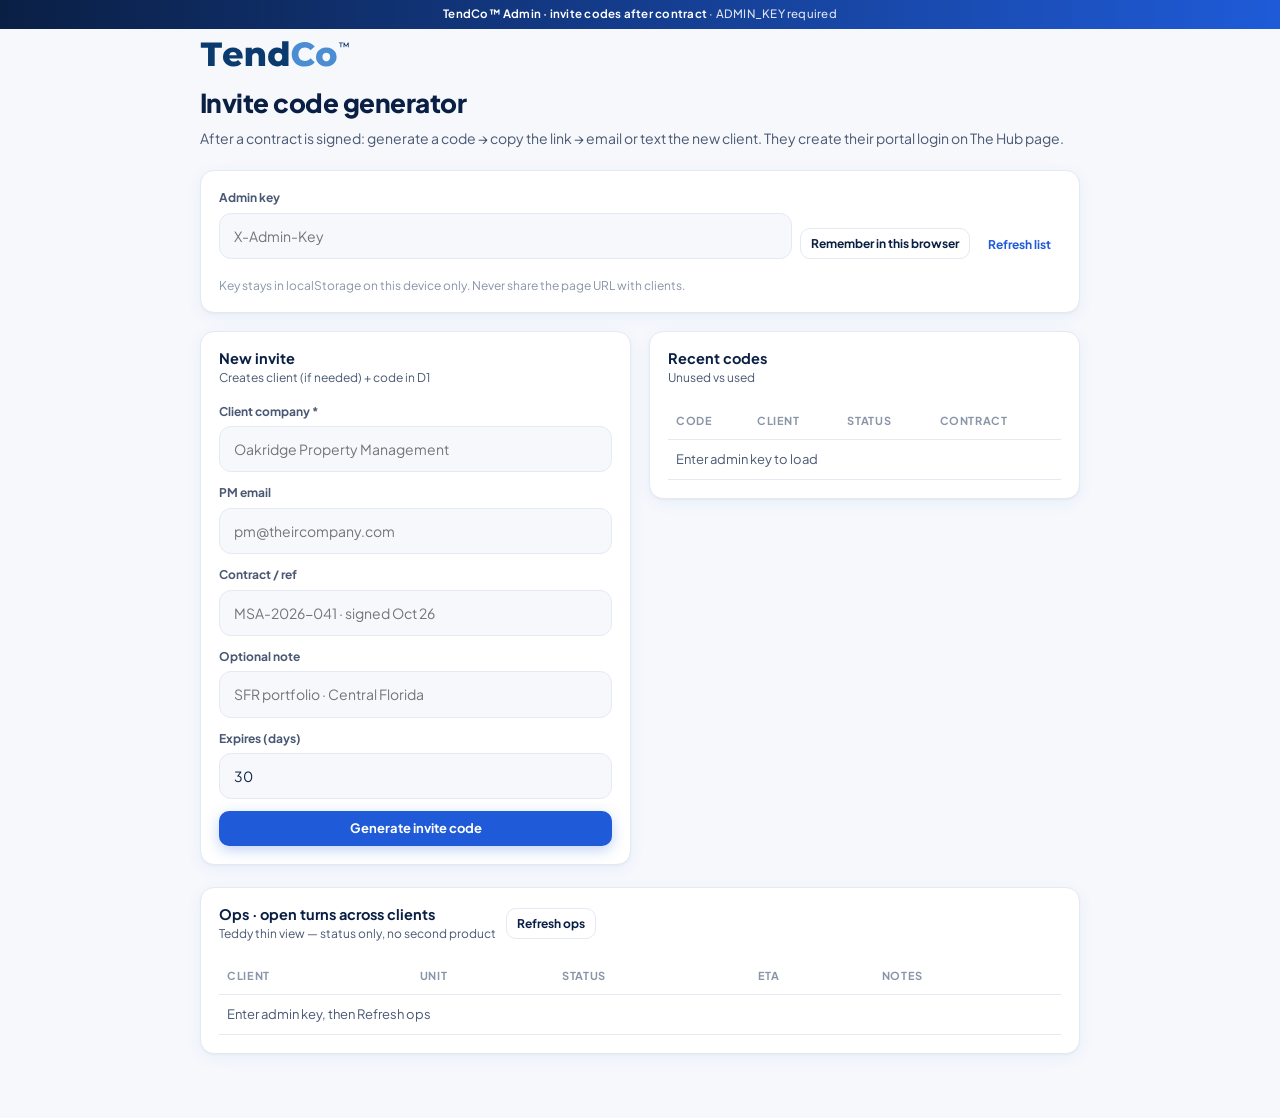
<file: public/portal/admin.html>
<!DOCTYPE html>
<html lang="en">
<head>
<meta charset="utf-8">
<meta name="viewport" content="width=device-width,initial-scale=1">
<meta name="robots" content="noindex,nofollow">
<title>TendCo™ Admin · Invite codes</title>
<meta name="theme-color" content="#1F5BD8">
<link rel="preconnect" href="https://fonts.googleapis.com">
<link rel="preconnect" href="https://fonts.gstatic.com" crossorigin>
<link href="https://fonts.googleapis.com/css2?family=Plus+Jakarta+Sans:wght@400;500;600;700;800&display=swap" rel="stylesheet">
<link rel="stylesheet" href="assets/portal.css">
<link rel="icon" href="/assets/favicon.svg" type="image/svg+xml">
<style>
  .admin-wrap{max-width:920px;margin:0 auto;padding:40px 20px 64px}
  .admin-wrap h1{font-size:26px;font-weight:800;letter-spacing:-.02em;margin:12px 0 6px}
  .admin-wrap .lede{color:var(--muted);margin-bottom:22px}
  .code-big{font-size:28px;font-weight:800;letter-spacing:.06em;color:var(--blue);font-family:ui-monospace,SFMono-Regular,Menlo,monospace;word-break:break-all}
  .result{display:none;margin-top:16px;padding:16px;border:1.5px dashed var(--blue-100);border-radius:14px;background:var(--blue-50)}
  .result.on{display:block}
  .row-actions{display:flex;gap:8px;flex-wrap:wrap;margin-top:12px}
  table.inv{width:100%;border-collapse:collapse;font-size:13px}
  table.inv th,table.inv td{text-align:left;padding:10px 8px;border-bottom:1px solid var(--border);vertical-align:top}
  table.inv th{font-size:11px;text-transform:uppercase;letter-spacing:.06em;color:var(--faint)}
  .key-bar{display:flex;gap:8px;flex-wrap:wrap;align-items:end;margin-bottom:18px}
  .key-bar .field{flex:1;min-width:200px;margin:0}
</style>
</head>
<body>
<div class="demo-banner">TendCo™ Admin · invite codes after contract <span>· ADMIN_KEY required</span></div>
<div class="admin-wrap">
  <a href="index.html" aria-label="Portal"><img src="assets/TendCo-Wordmark-TM.svg" alt="TendCo™" width="150" height="28"></a>
  <h1>Invite code generator</h1>
  <p class="lede">After a contract is signed: generate a code → copy the link → email or text the new client. They create their portal login on The Hub page.</p>

  <div class="card" style="padding:18px;margin-bottom:18px">
    <div class="key-bar">
      <div class="field">
        <label for="admin-key">Admin key</label>
        <input id="admin-key" type="password" autocomplete="off" placeholder="X-Admin-Key">
      </div>
      <button class="btn sec sm" type="button" id="btn-save-key">Remember in this browser</button>
      <button class="btn ghost sm" type="button" id="btn-refresh">Refresh list</button>
    </div>
    <p style="font-size:12px;color:var(--faint)">Key stays in localStorage on this device only. Never share the page URL with clients.</p>
  </div>

  <div class="grid g2" style="align-items:start;gap:18px">
    <div class="card">
      <div class="card-h"><div><h3>New invite</h3><div class="sub">Creates client (if needed) + code in D1</div></div></div>
      <div class="card-b">
        <form id="gen-form">
          <div class="field"><label for="client-name">Client company <span aria-hidden="true">*</span></label>
            <input id="client-name" required placeholder="Oakridge Property Management"></div>
          <div class="field"><label for="email-hint">PM email</label>
            <input id="email-hint" type="email" placeholder="pm@theircompany.com"></div>
          <div class="field"><label for="contract-ref">Contract / ref</label>
            <input id="contract-ref" placeholder="MSA-2026-041 · signed Oct 26"></div>
          <div class="field"><label for="note">Optional note</label>
            <input id="note" placeholder="SFR portfolio · Central Florida"></div>
          <div class="field"><label for="expires">Expires (days)</label>
            <input id="expires" type="number" min="1" max="90" value="30"></div>
          <button class="btn pri" type="submit" id="btn-gen" style="width:100%;justify-content:center">Generate invite code</button>
        </form>
        <div class="result" id="result">
          <div style="font-size:12px;font-weight:700;color:var(--muted);margin-bottom:6px">CODE</div>
          <div class="code-big" id="out-code">—</div>
          <div style="margin-top:12px;font-size:12px;font-weight:700;color:var(--muted)">Ready-to-send link</div>
          <p id="out-url" style="font-size:13px;word-break:break-all;margin-top:4px"></p>
          <div class="row-actions">
            <button class="btn pri sm" type="button" id="btn-copy-code">Copy code</button>
            <button class="btn sec sm" type="button" id="btn-copy-url">Copy link</button>
            <button class="btn sec sm" type="button" id="btn-copy-msg">Copy client message</button>
          </div>
        </div>
      </div>
    </div>

    <div class="card">
      <div class="card-h"><div><h3>Recent codes</h3><div class="sub">Unused vs used</div></div></div>
      <div class="card-b" style="overflow:auto">
        <table class="inv">
          <thead><tr><th>Code</th><th>Client</th><th>Status</th><th>Contract</th></tr></thead>
          <tbody id="inv-body"><tr><td colspan="4" style="color:var(--muted)">Enter admin key to load</td></tr></tbody>
        </table>
      </div>
    </div>
  </div>

  <div class="card" style="margin-top:22px">
    <div class="card-h"><div><h3>Ops · open turns across clients</h3><div class="sub">Teddy thin view — status only, no second product</div></div>
      <button class="btn sec sm" type="button" id="btn-ops">Refresh ops</button>
    </div>
    <div class="card-b" style="overflow:auto">
      <table class="inv">
        <thead><tr><th>Client</th><th>Unit</th><th>Status</th><th>ETA</th><th>Notes</th></tr></thead>
        <tbody id="ops-body"><tr><td colspan="5" style="color:var(--muted)">Enter admin key, then Refresh ops</td></tr></tbody>
      </table>
    </div>
  </div>
</div>
<div class="toast" id="toast"></div>
<script>
const API = '/portal/api';
function toast(msg){const t=document.getElementById('toast');t.textContent=msg;t.classList.add('on');clearTimeout(t._tm);t._tm=setTimeout(()=>t.classList.remove('on'),2400)}
function key(){return document.getElementById('admin-key').value.trim()}
function esc(s){return String(s??'').replace(/[&<>"']/g,c=>({'&':'&amp;','<':'&lt;','>':'&gt;','"':'&quot;',"'":'&#39;'}[c]))}
document.getElementById('admin-key').value = localStorage.getItem('tb_admin_key') || '';
document.getElementById('btn-save-key').onclick = () => {
  localStorage.setItem('tb_admin_key', key());
  toast('Key saved on this browser');
  loadInvites();
};
async function api(path, opts={}){
  const r = await fetch(API + path, {
    ...opts,
    headers: { 'Content-Type':'application/json', 'X-Admin-Key': key(), ...(opts.headers||{}) },
  });
  const data = await r.json().catch(()=>({}));
  if (!r.ok) throw new Error(data.error || 'Request failed');
  return data;
}
async function loadInvites(){
  if (!key()) return;
  try {
    const data = await api('/admin/invites');
    const rows = data.invites || [];
    document.getElementById('inv-body').innerHTML = rows.map(i => {
      const used = !!i.used_at;
      const expired = i.expires_at && i.expires_at < new Date().toISOString();
      const status = used ? 'Used' : (expired ? 'Expired' : 'Unused');
      const pill = used ? 'n' : (expired ? 'a' : 'g');
      return `<tr>
        <td><code>${esc(i.code)}</code></td>
        <td>${esc(i.client_name||'')}<div style="font-size:11px;color:var(--faint)">${esc(i.email_hint||'')}</div></td>
        <td><span class="pill ${pill}">${status}</span></td>
        <td style="font-size:12px">${esc(i.contract_ref||'—')}<div style="color:var(--faint)">${esc(i.note||'')}</div></td>
      </tr>`;
    }).join('') || '<tr><td colspan="4" style="color:var(--muted)">No invites yet</td></tr>';
  } catch (e) { toast(e.message); }
}
document.getElementById('btn-refresh').onclick = loadInvites;
let last = null;
document.getElementById('gen-form').onsubmit = async (e) => {
  e.preventDefault();
  if (!key()) { toast('Enter admin key first'); return; }
  const btn = document.getElementById('btn-gen');
  btn.disabled = true;
  try {
    const data = await api('/admin/invites', {
      method: 'POST',
      body: JSON.stringify({
        client_name: document.getElementById('client-name').value.trim(),
        email_hint: document.getElementById('email-hint').value.trim() || null,
        contract_ref: document.getElementById('contract-ref').value.trim() || null,
        note: document.getElementById('note').value.trim() || null,
        expires_days: parseInt(document.getElementById('expires').value, 10) || 30,
      }),
    });
    last = data;
    document.getElementById('result').classList.add('on');
    document.getElementById('out-code').textContent = data.code;
    document.getElementById('out-url').textContent = data.signup_url || data.signup_hint;
    toast('Invite created');
    loadInvites();
  } catch (err) { toast(err.message); }
  finally { btn.disabled = false; }
};
function clientMessage(d){
  const url = d.signup_url || d.signup_hint;
  return `Hi — welcome to The Hub by TendCo™ (free for our turn clients).\n\nYour invite code: ${d.code}\nCreate your login here: ${url}\n\nQuestions? Reply here or call (813) 682-4292.`;
}
document.getElementById('btn-copy-code').onclick = async () => {
  if (!last) return; await navigator.clipboard.writeText(last.code); toast('Code copied');
};
document.getElementById('btn-copy-url').onclick = async () => {
  if (!last) return; await navigator.clipboard.writeText(last.signup_url || last.signup_hint); toast('Link copied');
};
document.getElementById('btn-copy-msg').onclick = async () => {
  if (!last) return; await navigator.clipboard.writeText(clientMessage(last)); toast('Client message copied');
};

async function loadOps(){
  if (!key()) return;
  try {
    const data = await api('/admin/turns?limit=100');
    const rows = data.turns || [];
    document.getElementById('ops-body').innerHTML = rows.map(t => `<tr>
      <td>${esc(t.client_name||'')}</td>
      <td><b>${esc(t.unit_label||'')}</b><div style="font-size:11px;color:var(--faint)">${esc([t.address,t.city].filter(Boolean).join(' · '))}</div></td>
      <td><span class="pill n">${esc(t.status_label||t.status)}</span></td>
      <td style="font-size:12px">${esc(t.scheduled_date||'—')}</td>
      <td style="font-size:12px;max-width:240px">${esc((t.notes||'').slice(0,120))}</td>
    </tr>`).join('') || '<tr><td colspan="5" style="color:var(--muted)">No open turns</td></tr>';
  } catch (e) { toast(e.message); }
}
document.getElementById('btn-ops')?.addEventListener('click', loadOps);
if (key()) { loadInvites(); loadOps(); }

</script>
</body>
</html>
</file>
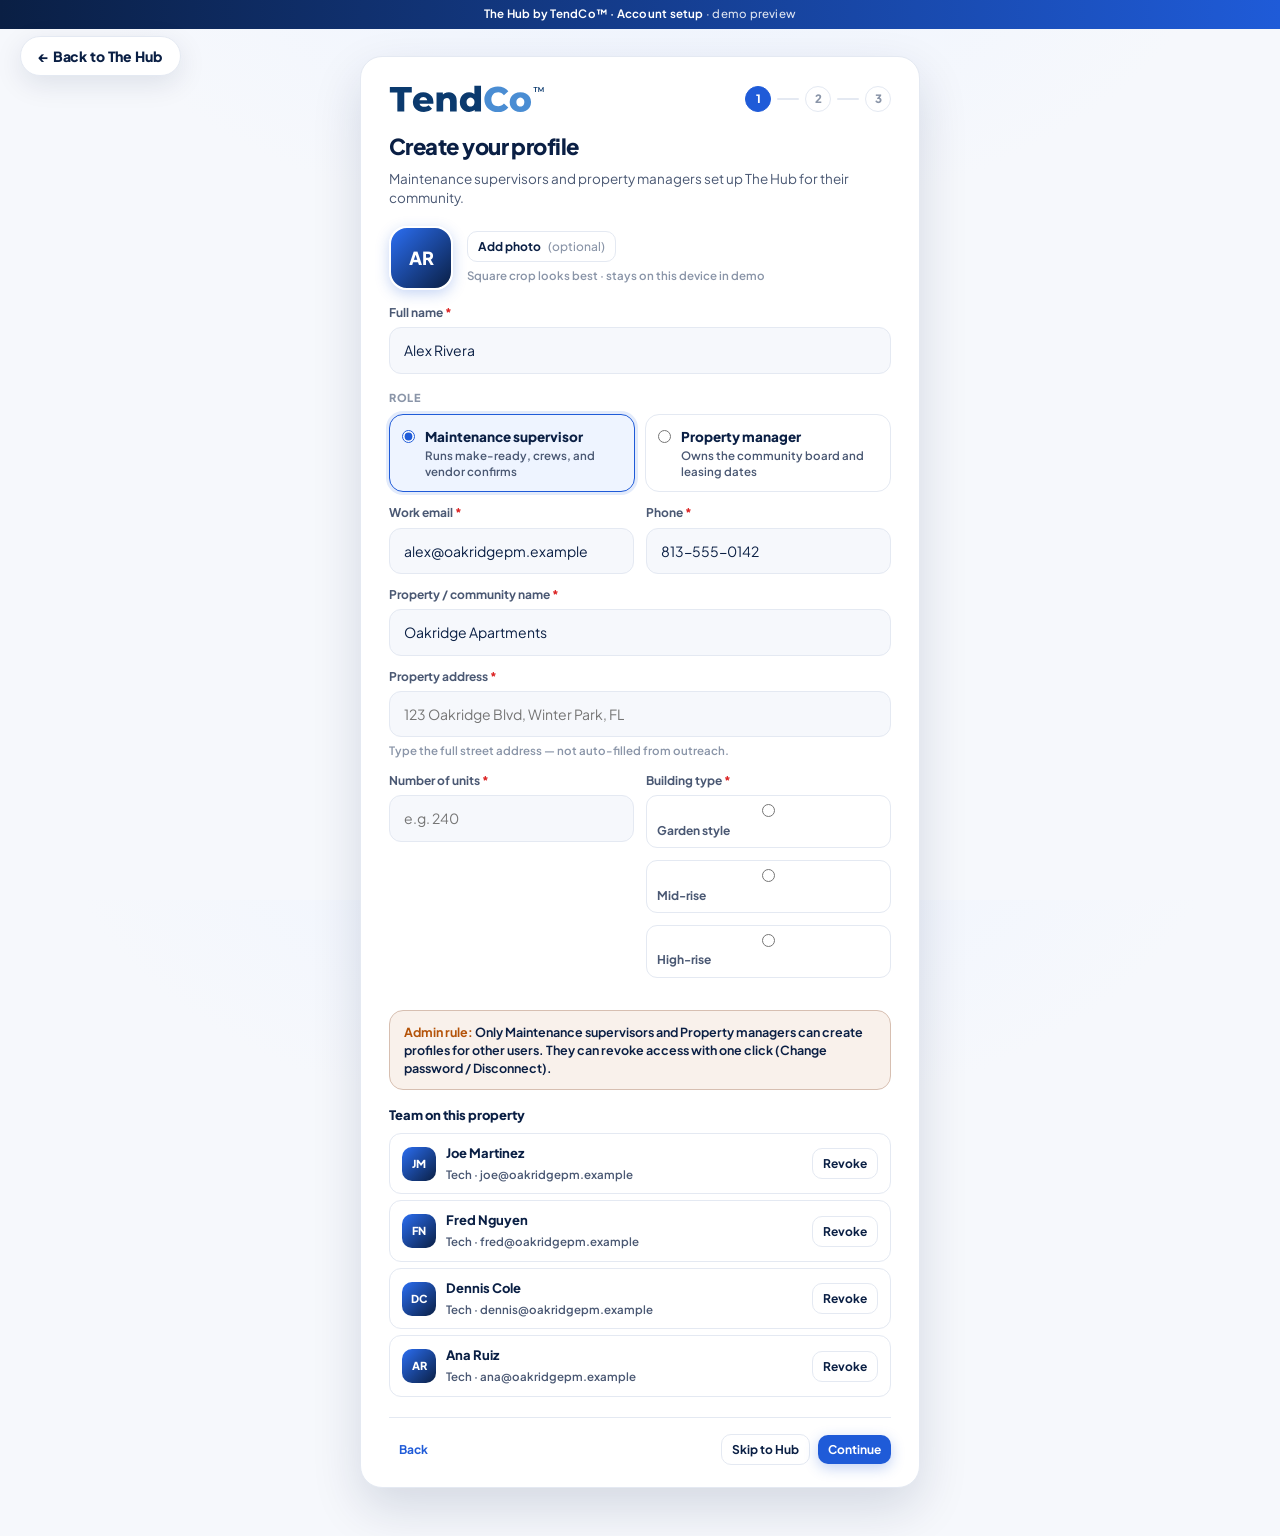
<file: public/portal/setup.html>
<!DOCTYPE html>
<html lang="en">
<head>
<meta charset="utf-8">
<meta name="viewport" content="width=device-width,initial-scale=1">
<meta name="robots" content="noindex,nofollow">
<title>TendCo™ Hub · Create your account</title>
<meta name="theme-color" content="#1F5BD8">
<link rel="preconnect" href="https://fonts.googleapis.com">
<link rel="preconnect" href="https://fonts.gstatic.com" crossorigin>
<link href="https://fonts.googleapis.com/css2?family=Plus+Jakarta+Sans:wght@400;500;600;700;800&display=swap" rel="stylesheet">
<link rel="stylesheet" href="assets/portal.css?v=20261027residential1">
<link rel="stylesheet" href="assets/setup.css?v=20261027residential1">
<link rel="icon" href="/assets/favicon.svg" type="image/svg+xml">
</head>
<body class="setup-body">
<div class="demo-banner">The Hub by TendCo™ · Account setup <span>· demo preview</span></div>
<a class="portal-back" href="/turn-board/">← Back to The Hub</a>

<div class="setup-shell">
  <div class="setup-card" role="main">
    <div class="setup-brand">
      <img class="wm" src="assets/TendCo-Wordmark-TM.svg" alt="TendCo™" width="160" height="28">
      <div class="setup-steps" id="setup-steps" aria-label="Setup progress">
        <span data-step="1" class="on">1</span><i></i>
        <span data-step="2">2</span><i></i>
        <span data-step="3">3</span>
      </div>
    </div>

    <h1 id="setup-title">Create your profile</h1>
    <p class="lede" id="setup-lede">First page when a maintenance supervisor or property manager receives The Hub.</p>
    <div id="setup-err" class="setup-err" role="alert" hidden></div>

    <div id="setup-body"><!-- filled by JS --></div>

    <div class="setup-foot">
      <button class="btn ghost sm" type="button" id="setup-back" hidden>Back</button>
      <div class="sp"></div>
      <button class="btn sec sm" type="button" id="setup-skip" title="Demo only">Skip to Hub</button>
      <button class="btn pri sm" type="button" id="setup-next">Continue</button>
    </div>
  </div>
</div>

<script src="assets/setup.js?v=20261027residential1"></script>
</body>
</html>
</file>
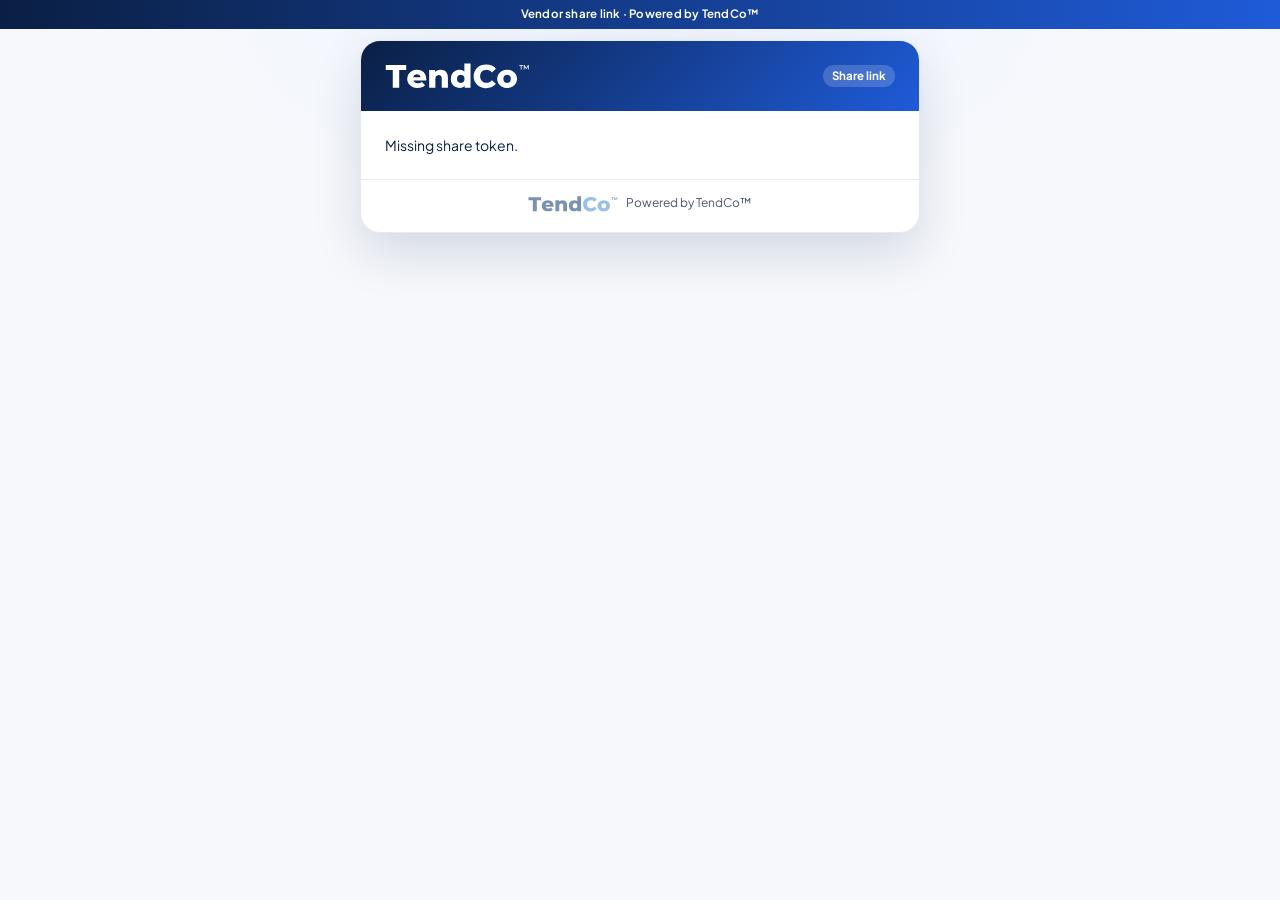
<file: public/portal/share.html>
<!DOCTYPE html>
<html lang="en">
<head>
<meta charset="utf-8">
<meta name="viewport" content="width=device-width,initial-scale=1">
<meta name="robots" content="noindex,nofollow">
<title>Schedule a visit · Powered by TendCo™</title>
<meta name="theme-color" content="#0A1F44">
<link rel="preconnect" href="https://fonts.googleapis.com">
<link rel="preconnect" href="https://fonts.gstatic.com" crossorigin>
<link href="https://fonts.googleapis.com/css2?family=Plus+Jakarta+Sans:wght@400;500;600;700;800&display=swap" rel="stylesheet">
<link rel="stylesheet" href="assets/portal.css">
<link rel="icon" href="/assets/favicon.svg" type="image/svg+xml">
</head>
<body>
<div class="demo-banner">Vendor share link · Powered by TendCo™</div>
<div class="share-wrap">
  <div class="share-card">
    <div class="share-top">
      <img src="assets/TendCo-Wordmark-TM.svg" alt="TendCo™" width="140" height="26">
      <span class="pill" style="background:rgba(255,255,255,.18);color:#fff;border:0">Share link</span>
    </div>
    <div class="share-body" id="body">
      <p style="color:var(--muted)">Loading…</p>
    </div>
    <div class="share-foot">
      <img src="assets/TendCo-Wordmark-TM.svg" alt="" width="90" height="16" style="height:16px;width:auto;opacity:.55;vertical-align:middle;margin-right:6px">
      Powered by TendCo™
    </div>
  </div>
</div>
<div class="toast" id="toast"></div>
<script>
const API = '/portal/api';
const token = new URLSearchParams(location.search).get('t') || '';
function toast(msg){ const t=document.getElementById('toast'); t.textContent=msg; t.classList.add('on'); setTimeout(()=>t.classList.remove('on'),2800); }
function esc(s){ return String(s??'').replace(/[&<>"']/g,c=>({'&':'&amp;','<':'&lt;','>':'&gt;','"':'&quot;',"'":'&#39;'}[c])); }

async function load(){
  if(!token){ document.getElementById('body').innerHTML = '<p>Missing share token.</p>'; return; }
  const r = await fetch(API + '/share/' + encodeURIComponent(token));
  const data = await r.json();
  if(!r.ok){ document.getElementById('body').innerHTML = '<p>'+esc(data.error||'Not found')+'</p>'; return; }
  const e = data.event;
  const turn = data.open_turn;
  const slots = e.slot_options || [];
  document.title = 'Schedule a visit · Unit ' + e.unit_label + ' · TendCo™';
  document.getElementById('body').innerHTML = `
    <p class="pill b" style="margin-bottom:12px">${esc(e.title||e.vendor_name)} · invite from ${esc(data.client_name||'')}</p>
    <h1>Pick a time for Unit ${esc(e.unit_label)}</h1>
    <p class="meta">${esc([e.address,e.city].filter(Boolean).join(' · '))}</p>
    ${turn ? `<div class="card" style="padding:14px;margin-bottom:8px;background:var(--bg)">
      <b style="font-size:13px">Already on this unit’s schedule</b>
      <p style="font-size:12.5px;color:var(--muted);margin-top:4px">TendCo™ turn · ${esc(turn.status_label)}${turn.notes?' · '+esc(turn.notes):''}</p>
    </div>` : ''}
    <p style="font-size:13px;font-weight:700;margin-top:18px;color:var(--navy)">Available windows</p>
    <div class="slots" id="slots" role="listbox"></div>
    <div class="field">
      <label for="vendor">Your company name</label>
      <input id="vendor" type="text" value="${esc(e.vendor_name||'')}" style="width:100%;padding:12px 14px;border:1.5px solid var(--border);border-radius:12px;background:var(--bg)">
    </div>
    <div class="field" style="margin-top:10px">
      <label for="phone">Mobile (for day-of updates)</label>
      <input id="phone" type="tel" value="${esc(e.vendor_phone||'')}" style="width:100%;padding:12px 14px;border:1.5px solid var(--border);border-radius:12px;background:var(--bg)">
    </div>
    <button class="btn pri" id="confirm" style="width:100%;justify-content:center;padding:12px;margin-top:14px;font-size:14px">Confirm this window</button>
    <p style="font-size:12px;color:var(--faint);margin-top:12px;text-align:center">Confirmation goes to the PM and lands on the unit schedule in TendCo™.</p>
  `;
  const slotsEl = document.getElementById('slots');
  slotsEl.innerHTML = slots.map((s,i) => `
    <button type="button" class="slot ${i===1||slots.length===1?'on':''}" data-i="${i}" role="option" ${i===1||slots.length===1?'aria-selected="true"':''}>
      <div><div class="t">${esc(s.label || s.starts_at)}</div><div class="d">${esc((s.starts_at||'')+' → '+(s.ends_at||''))}</div></div>
      <div class="chk"><svg class="i" style="width:12px;height:12px" viewBox="0 0 24 24"><path d="M5 12.5l4.5 4.5L19 7.5"/></svg></div>
    </button>`).join('') || '<p style="color:var(--muted)">No windows listed — contact the PM.</p>';
  slotsEl.addEventListener('click', ev => {
    const s = ev.target.closest('.slot'); if(!s) return;
    slotsEl.querySelectorAll('.slot').forEach(x => { x.classList.remove('on'); x.removeAttribute('aria-selected'); });
    s.classList.add('on'); s.setAttribute('aria-selected','true');
  });
  document.getElementById('confirm').onclick = async () => {
    const on = slotsEl.querySelector('.slot.on');
    if(!on){ toast('Pick a window'); return; }
    const slot = slots[Number(on.dataset.i)];
    const r2 = await fetch(API + '/share/' + encodeURIComponent(token), {
      method:'POST', headers:{'Content-Type':'application/json'},
      body: JSON.stringify({
        starts_at: slot.starts_at,
        ends_at: slot.ends_at,
        vendor_name: document.getElementById('vendor').value.trim(),
        vendor_phone: document.getElementById('phone').value.trim(),
      })
    });
    const d2 = await r2.json();
    if(!r2.ok){ toast(d2.error || 'Could not confirm'); return; }
    toast(d2.message || 'Window confirmed');
  };
}
load().catch(e => { document.getElementById('body').innerHTML = '<p>Could not load share link.</p>'; });
</script>
</body>
</html>
</file>
<file: public/portal/assets/portal.css>
:root{
  --blue:#1F5BD8;--navy:#0A1F44;--accent:#2B6EF2;--blue-700:#1849B0;--blue-50:#EEF4FF;--blue-100:#D6E4FF;
  --bg:#F6F8FC;--card:#FFFFFF;--text:#0A1F44;--muted:#4A5873;--faint:#8A95A8;--border:#E4E9F2;--hover:#F0F4FA;
  --green:#15803D;--green-bg:#E8F6EE;--amber:#B45309;--amber-bg:#FFF4E5;--red:#DC2626;--red-bg:#FDECEC;
  --shadow:0 1px 2px rgba(10,31,68,.04),0 4px 16px rgba(31,91,216,.06);
  --shadow-lg:0 20px 50px rgba(10,31,68,.14);
  --r:14px;--sb:248px;
  --font:"Plus Jakarta Sans",Inter,system-ui,-apple-system,Segoe UI,sans-serif;
}
*{box-sizing:border-box;margin:0;padding:0}
html,body{height:100%}
body{font-family:var(--font);background:var(--bg);color:var(--text);font-size:14px;line-height:1.45;-webkit-font-smoothing:antialiased}
button{font:inherit;color:inherit;border:0;background:none;cursor:pointer}
input,select,textarea{font:inherit;color:inherit}
a{color:inherit}
svg.i{width:18px;height:18px;stroke:currentColor;fill:none;stroke-width:2;stroke-linecap:round;stroke-linejoin:round;flex-shrink:0}
.demo-banner{position:fixed;top:0;left:0;right:0;z-index:200;background:linear-gradient(90deg,#0A1F44,#1F5BD8);color:#fff;font-size:11.5px;font-weight:650;letter-spacing:.02em;text-align:center;padding:6px 12px}
.demo-banner span{opacity:.85;font-weight:500}
.app{display:flex;min-height:100vh;padding-top:28px}
.sidebar{width:var(--sb);background:var(--card);border-right:1px solid var(--border);position:fixed;top:28px;left:0;bottom:0;display:flex;flex-direction:column;z-index:40;transition:transform .3s cubic-bezier(.2,.8,.2,1)}
.sb-head{padding:20px 20px 12px}
.sb-head img{height:28px;width:auto}
.prop{margin:4px 12px 12px;padding:10px 12px;border:1px solid var(--border);border-radius:12px;display:flex;gap:10px;align-items:center;background:var(--blue-50);cursor:pointer}
.prop .ph{width:34px;height:34px;border-radius:9px;background:linear-gradient(135deg,var(--accent),var(--navy));display:grid;place-items:center;color:#fff;font-weight:700;font-size:12px}
.prop b{font-size:12.5px;display:block}.prop small{color:var(--muted);font-size:11px}
.nav{padding:6px 10px;flex:1;overflow:auto}
.nav .sec{font-size:10.5px;letter-spacing:.08em;text-transform:uppercase;color:var(--faint);padding:14px 12px 6px;font-weight:700}
.nav a{display:flex;align-items:center;gap:11px;padding:9px 12px;border-radius:10px;color:var(--muted);text-decoration:none;font-weight:600;margin:1px 0;transition:all .18s}
.nav a:hover{background:var(--hover);color:var(--text)}
.nav a.on{background:var(--blue-50);color:var(--blue)}
.nav a .cnt{margin-left:auto;font-size:11px;background:var(--blue);color:#fff;border-radius:20px;padding:1px 7px;font-weight:700}
.sb-foot{padding:14px;border-top:1px solid var(--border);font-size:11.5px;color:var(--muted)}
.sb-foot .free{background:var(--blue-50);color:var(--blue);border-radius:10px;padding:10px 12px;margin-bottom:10px;line-height:1.4;font-weight:600}
.main{margin-left:var(--sb);flex:1;min-width:0;display:flex;flex-direction:column}
.top{height:64px;display:flex;align-items:center;gap:14px;padding:0 28px;border-bottom:1px solid var(--border);background:color-mix(in srgb,var(--card) 88%,transparent);backdrop-filter:blur(10px);position:sticky;top:28px;z-index:30}
.top h1{font-size:18px;font-weight:750;letter-spacing:-.01em}
.top .crumb{color:var(--muted);font-size:12.5px}
.sp{flex:1}
.ibtn{width:38px;height:38px;border-radius:10px;display:grid;place-items:center;color:var(--muted);transition:background .2s}
.ibtn:hover{background:var(--hover);color:var(--text)}
.avatar{width:34px;height:34px;border-radius:50%;display:grid;place-items:center;font-weight:700;font-size:12px;color:#fff;background:linear-gradient(135deg,var(--accent),var(--navy))}
.burger{display:none;width:38px;height:38px;border-radius:10px;place-items:center;color:var(--muted);border:1px solid var(--border)}
.content{padding:26px 28px 60px;max-width:1400px;width:100%;margin:0 auto}
.view{animation:fade .3s ease}
@keyframes fade{from{opacity:0;transform:translateY(6px)}to{opacity:1;transform:none}}
.card{background:var(--card);border:1px solid var(--border);border-radius:var(--r);box-shadow:var(--shadow)}
.card-h{display:flex;align-items:center;gap:10px;padding:16px 18px 10px}
.card-h h3{font-size:14.5px;font-weight:700}
.card-h .sub{color:var(--muted);font-size:12px}
.card-h .r{margin-left:auto;display:flex;gap:8px;align-items:center}
.card-b{padding:6px 18px 18px}
.grid{display:grid;gap:16px}
.g4{grid-template-columns:repeat(4,1fr)}.g3{grid-template-columns:repeat(3,1fr)}.g2{grid-template-columns:repeat(2,1fr)}
.kpi{padding:18px}
.kpi .lbl{display:flex;align-items:center;gap:8px;color:var(--muted);font-size:12.5px;font-weight:600}
.kpi .lbl .ic{width:30px;height:30px;border-radius:9px;display:grid;place-items:center;background:var(--blue-50);color:var(--blue)}
.kpi .val{font-size:28px;font-weight:800;letter-spacing:-.02em;margin:10px 0 4px}
.kpi .meta{font-size:12px;color:var(--muted)}
.pill{display:inline-flex;align-items:center;gap:5px;font-size:11.5px;font-weight:700;padding:3px 9px;border-radius:20px;white-space:nowrap}
.pill.g{background:var(--green-bg);color:var(--green)}.pill.a{background:var(--amber-bg);color:var(--amber)}.pill.r{background:var(--red-bg);color:var(--red)}.pill.b{background:var(--blue-50);color:var(--blue)}.pill.n{background:var(--bg);color:var(--muted);border:1px solid var(--border)}.pill.p{background:#EEF0FF;color:#4338CA}
.btn{display:inline-flex;align-items:center;gap:7px;padding:8px 14px;border-radius:10px;font-weight:700;font-size:13px;transition:all .18s;white-space:nowrap;text-decoration:none}
.btn.pri{background:var(--blue);color:#fff;box-shadow:0 4px 14px rgba(31,91,216,.28)}
.btn.pri:hover{background:var(--blue-700);transform:translateY(-1px)}
.btn.sec{background:var(--card);border:1px solid var(--border);color:var(--text)}
.btn.sec:hover{border-color:var(--accent);color:var(--blue)}
.btn.ghost{color:var(--blue)}.btn.ghost:hover{background:var(--blue-50)}
.btn.sm{padding:6px 10px;font-size:12px}
.page-h{display:flex;align-items:flex-end;gap:16px;margin-bottom:20px;flex-wrap:wrap}
.page-h h2{font-size:24px;font-weight:800;letter-spacing:-.02em}
.page-h p{color:var(--muted);margin-top:3px}
.page-h .r{margin-left:auto;display:flex;gap:8px;flex-wrap:wrap}
.board{display:grid;grid-template-columns:repeat(5,minmax(200px,1fr));gap:14px;overflow-x:auto;padding-bottom:8px}
.col{background:color-mix(in srgb,var(--blue-50) 50%,var(--bg));border:1px solid var(--border);border-radius:14px;padding:10px;min-height:420px}
.col-h{display:flex;align-items:center;gap:8px;padding:4px 4px 10px;font-weight:700;font-size:13px}
.col-h .n{font-size:11px;background:var(--card);border:1px solid var(--border);border-radius:20px;padding:0 7px;color:var(--muted)}
.col-h .cdot{width:9px;height:9px;border-radius:3px}
.ucard{background:var(--card);border:1px solid var(--border);border-radius:12px;padding:12px;margin-bottom:10px;box-shadow:var(--shadow);cursor:pointer;transition:transform .2s,box-shadow .2s}
.ucard:hover{transform:translateY(-2px);box-shadow:0 8px 24px rgba(31,91,216,.12)}
.ucard .u{font-weight:800;font-size:15px}
.ucard .addr{font-size:11.5px;color:var(--muted);margin-top:2px}
.ucard .mi{display:flex;align-items:center;gap:6px;margin-top:8px;font-size:12px;color:var(--muted)}
.ucard .prog{display:flex;gap:3px;margin-top:10px}
.ucard .prog i{flex:1;height:4px;border-radius:3px;background:var(--border)}
.ucard .prog i.d{background:var(--accent)}
.ucard .note{margin-top:8px;font-size:11.5px;padding:6px 8px;border-radius:8px;background:var(--blue-50);border:1px dashed var(--blue-100);color:var(--text)}
.sched-list{display:flex;flex-direction:column;gap:10px}
.sched-row{display:grid;grid-template-columns:100px 1fr auto;gap:14px;align-items:center;padding:14px 16px;border:1px solid var(--border);border-radius:12px;background:var(--card)}
.sched-row .when{font-weight:800;font-size:13px;color:var(--navy)}
.sched-row .when small{display:block;font-weight:500;color:var(--muted);font-size:11px}
.sched-row .what b{display:block;font-size:14px}
.sched-row .what span{font-size:12px;color:var(--muted)}
.unit-grid{display:grid;grid-template-columns:repeat(auto-fill,minmax(260px,1fr));gap:14px}
.unit-card{padding:16px;cursor:pointer;transition:border .2s,transform .2s}
.unit-card:hover{border-color:var(--accent);transform:translateY(-2px)}
.drawer-bg{position:fixed;inset:0;background:rgba(10,31,68,.35);z-index:80;opacity:0;pointer-events:none;transition:opacity .25s}
.drawer-bg.on{opacity:1;pointer-events:auto}
.drawer{position:fixed;top:28px;right:0;bottom:0;width:min(420px,100%);background:var(--card);z-index:90;box-shadow:var(--shadow-lg);transform:translateX(100%);transition:transform .3s cubic-bezier(.2,.8,.2,1);display:flex;flex-direction:column}
.drawer.on{transform:none}
.drawer-h{padding:18px 20px;border-bottom:1px solid var(--border);display:flex;align-items:center;gap:10px}
.drawer-h h3{font-size:16px;font-weight:800}
.drawer-b{padding:18px 20px;overflow:auto;flex:1}
.timeline{list-style:none}
.timeline li{display:flex;gap:12px;padding:0 0 18px;position:relative}
.timeline li::before{content:"";position:absolute;left:7px;top:18px;bottom:0;width:2px;background:var(--border)}
.timeline li:last-child::before{display:none}
.timeline .dot{width:16px;height:16px;border-radius:50%;background:var(--blue);border:3px solid var(--blue-50);flex-shrink:0;margin-top:2px;z-index:1}
.timeline .dot.done{background:var(--green)}
.timeline .t{font-size:11.5px;color:var(--faint)}
.sb-overlay{display:none;position:fixed;inset:28px 0 0;background:rgba(10,31,68,.4);z-index:35}
@media (max-width:960px){
  .sidebar{transform:translateX(-105%)}.sidebar.open{transform:none}
  .main{margin-left:0}
  .burger{display:grid}
  .sb-overlay.open{display:block}
  .g4{grid-template-columns:repeat(2,1fr)}.g3{grid-template-columns:1fr}.g2{grid-template-columns:1fr}
  .board{grid-template-columns:repeat(5,minmax(180px,1fr))}
  .content{padding:18px 16px 48px}
  .top{padding:0 16px}
  .sched-row{grid-template-columns:1fr;gap:8px}
}
@media (max-width:640px){.g4{grid-template-columns:1fr}}
/* Login */
.login-wrap{min-height:100vh;display:grid;place-items:center;padding:48px 20px 40px;background:radial-gradient(60% 50% at 50% 0%,var(--blue-50),var(--bg) 70%)}
.login-card{width:100%;max-width:420px;background:var(--card);border:1px solid var(--border);border-radius:20px;box-shadow:var(--shadow-lg);padding:36px 32px 28px;text-align:center}
.login-card .wm{height:36px;width:auto;margin:0 auto 18px}
.login-card h1{font-size:22px;font-weight:800;letter-spacing:-.02em;margin-bottom:6px}
.login-card .lede{color:var(--muted);font-size:13.5px;margin-bottom:22px}
.field{text-align:left;margin-bottom:12px}
.field label{display:block;font-size:12px;font-weight:700;color:var(--muted);margin-bottom:6px}
.field input{width:100%;padding:12px 14px;border:1.5px solid var(--border);border-radius:12px;background:var(--bg);outline:none;transition:border .15s}
.field input:focus{border-color:var(--accent);background:#fff}
.field select,.field textarea{width:100%;padding:12px 14px;border:1.5px solid var(--border);border-radius:12px;background:var(--bg);outline:none;transition:border .15s;resize:vertical}
.field select:focus,.field textarea:focus{border-color:var(--accent);background:#fff}
.field select{appearance:none;background-image:linear-gradient(45deg,transparent 50%,var(--faint) 50%),linear-gradient(135deg,var(--faint) 50%,transparent 50%);background-position:calc(100% - 18px) calc(50% - 3px),calc(100% - 12px) calc(50% - 3px);background-size:6px 6px,6px 6px;background-repeat:no-repeat;padding-right:36px}
.svc-row{display:grid;gap:4px;padding:14px 16px;border:1px solid var(--border);border-radius:12px;background:var(--card)}
.svc-row .top{display:flex;justify-content:space-between;gap:10px;align-items:flex-start;flex-wrap:wrap}
.svc-row b{font-size:14px}
.svc-row .meta{font-size:12px;color:var(--muted)}
.svc-row .desc{font-size:12.5px;color:var(--text);margin-top:6px;white-space:pre-wrap}
.login-card .btn{width:100%;justify-content:center;padding:12px;margin-top:8px;font-size:14px}
.login-card .hint{margin-top:16px;font-size:12px;color:var(--faint)}
.login-card .powered{margin-top:22px;padding-top:16px;border-top:1px solid var(--border);font-size:11.5px;color:var(--muted)}
/* Vendor share */
.share-wrap{min-height:100vh;padding:40px 16px 48px;background:radial-gradient(55% 40% at 50% 0%,var(--blue-50),var(--bg) 65%)}
.share-card{max-width:560px;margin:0 auto;background:var(--card);border:1px solid var(--border);border-radius:20px;box-shadow:var(--shadow-lg);overflow:hidden}
.share-top{background:linear-gradient(135deg,var(--navy),var(--blue));padding:22px 24px;color:#fff;display:flex;align-items:center;justify-content:space-between;gap:12px}
.share-top img{height:26px;width:auto;filter:brightness(0) invert(1)}
.share-body{padding:24px}
.share-body h1{font-size:20px;font-weight:800;letter-spacing:-.02em;margin-bottom:4px}
.share-body .meta{color:var(--muted);font-size:13px;margin-bottom:18px}
.slots{display:grid;gap:8px;margin:16px 0 20px}
.slot{display:flex;align-items:center;gap:12px;padding:12px 14px;border:1.5px solid var(--border);border-radius:12px;cursor:pointer;transition:all .15s;text-align:left;width:100%;background:#fff}
.slot:hover{border-color:var(--accent);background:var(--blue-50)}
.slot.on{border-color:var(--blue);background:var(--blue-50);box-shadow:0 0 0 3px rgba(31,91,216,.15)}
.slot .t{font-weight:800;font-size:14px}.slot .d{font-size:12px;color:var(--muted)}
.slot .chk{margin-left:auto;width:20px;height:20px;border-radius:50%;border:2px solid var(--border);display:grid;place-items:center}
.slot.on .chk{background:var(--blue);border-color:var(--blue);color:#fff}
.share-foot{padding:14px 24px 20px;text-align:center;font-size:12px;color:var(--muted);border-top:1px solid var(--border)}
.toast{position:fixed;bottom:24px;right:24px;background:var(--navy);color:#fff;padding:12px 16px;border-radius:12px;font-size:13px;font-weight:600;box-shadow:var(--shadow-lg);z-index:300;animation:tin .35s ease;display:none}
.toast.on{display:block}
@keyframes tin{from{opacity:0;transform:translateY(12px)}to{opacity:1;transform:none}}
.hidden{display:none!important}
/* Deep link #houses / #houses-map / #houses-routes — hide Turns before app.js
   finishes the board request. showView() drops data-boot-view once it routes. */
html[data-boot-view] #view-turns,
html[data-boot-view] #view-make-ready,
html[data-boot-view] #view-common-areas,
html[data-boot-view] #view-schedule,
html[data-boot-view] #view-units,
html[data-boot-view] #view-history,
html[data-boot-view] #view-service,
html[data-boot-view] #view-houses,
html[data-boot-view] #view-houses-map,
html[data-boot-view] #view-houses-routes{display:none!important}
html[data-boot-view="houses"] #view-houses,
html[data-boot-view="houses-map"] #view-houses-map,
html[data-boot-view="houses-routes"] #view-houses-routes{display:block!important}

/* KPI mini chart */
.kpi-chart{display:grid;grid-template-columns:repeat(4,1fr);gap:14px;align-items:end;min-height:120px;padding:8px 4px 4px}
.kpi-bar{display:flex;flex-direction:column;align-items:center;gap:8px;height:100%}
.kpi-bar .bars{flex:1;width:100%;display:flex;align-items:flex-end;justify-content:center;gap:5px;min-height:72px}
.kpi-bar .bars i{display:block;width:14px;border-radius:6px 6px 3px 3px;background:var(--blue-100);min-height:4px;transition:height .35s ease}
.kpi-bar .bars i.done{background:linear-gradient(180deg,var(--accent),var(--blue))}
.kpi-bar .bars i.open{background:var(--border)}
.kpi-bar .lbl{font-size:11px;font-weight:700;color:var(--muted);text-align:center}
.kpi-bar .val{font-size:12px;font-weight:800;color:var(--navy)}
.kpi-legend{display:flex;gap:12px;font-size:11.5px;color:var(--muted);font-weight:600}
.kpi-legend span{display:inline-flex;align-items:center;gap:6px}
.kpi-legend i{width:10px;height:10px;border-radius:3px;display:inline-block}
.kpi-legend i.d{background:var(--blue)}.kpi-legend i.o{background:var(--border)}
/* History rows */
.hist-row{display:grid;grid-template-columns:1fr auto;gap:10px;align-items:start;padding:14px 16px;border:1px solid var(--border);border-radius:12px;background:var(--card);cursor:pointer;transition:border .15s,transform .15s;text-align:left;width:100%}
.hist-row:hover{border-color:var(--accent);transform:translateY(-1px)}
.hist-row b{font-size:14.5px;display:block}
.hist-row .meta{font-size:12px;color:var(--muted);margin-top:3px}
.hist-row .note{font-size:12.5px;margin-top:8px;color:var(--text);white-space:pre-wrap}
/* Celebrate */
.celebrate{position:fixed;inset:0;pointer-events:none;z-index:130;overflow:hidden;opacity:0}
.celebrate.on{opacity:1}
.celebrate .burst{position:absolute;left:50%;top:42%;width:0;height:0}
.celebrate .p{position:absolute;width:8px;height:8px;border-radius:2px;opacity:0;animation:burstfly .9s ease-out forwards}
@keyframes burstfly{
  0%{transform:translate(0,0) scale(.4) rotate(0);opacity:0}
  15%{opacity:1}
  100%{transform:translate(var(--dx),var(--dy)) scale(1) rotate(var(--rot));opacity:0}
}
.celebrate .badge{
  position:absolute;left:50%;top:38%;transform:translate(-50%,-50%) scale(.85);
  background:var(--navy);color:#fff;padding:12px 18px;border-radius:999px;font-weight:800;font-size:14px;
  box-shadow:0 12px 40px rgba(10,31,68,.28);opacity:0;animation:badgein .55s ease forwards;
  display:inline-flex;align-items:center;gap:8px
}
.celebrate .badge svg{width:18px;height:18px;stroke:#7dd3a0;fill:none;stroke-width:2.5;stroke-linecap:round;stroke-linejoin:round}
@keyframes badgein{0%{opacity:0;transform:translate(-50%,-40%) scale(.7)}40%{opacity:1;transform:translate(-50%,-50%) scale(1.04)}100%{opacity:1;transform:translate(-50%,-50%) scale(1)}}

/* Persistent Tended mark on completed units */
.ucard{position:relative}
.ucard.tended{border-color:color-mix(in srgb,var(--blue) 35%,var(--border));background:linear-gradient(180deg,#fff 70%,var(--blue-50))}
.tended-badge{
  position:absolute;top:10px;right:10px;display:inline-flex;align-items:center;gap:5px;
  background:var(--blue);color:#fff;font-size:10.5px;font-weight:800;letter-spacing:.04em;
  text-transform:uppercase;padding:3px 8px 3px 6px;border-radius:999px;
  box-shadow:0 4px 12px rgba(31,91,216,.28)
}
.tended-badge svg{width:12px;height:12px;stroke:#fff;fill:none;stroke-width:2.6;stroke-linecap:round;stroke-linejoin:round}
.unit-card{position:relative}
.unit-card .tended-badge{top:12px;right:12px}
.board .col[data-col="return_requested"]{background:color-mix(in srgb,var(--red-bg) 45%,var(--bg))}
.board .col[data-col="cancelled"]{opacity:.72}

/* —— Demo entry / portal back (Apple-clean, outside the card) —— */
.portal-back{
  position:fixed;top:36px;left:20px;z-index:210;
  display:inline-flex;align-items:center;gap:8px;
  padding:12px 18px;border-radius:999px;
  background:#fff;color:var(--navy);
  border:1.5px solid var(--border);
  box-shadow:0 8px 28px rgba(10,31,68,.10);
  font-size:14px;font-weight:800;letter-spacing:-.01em;
  text-decoration:none;line-height:1;
  transition:transform .18s,box-shadow .18s,border-color .18s,color .18s;
}
.portal-back:hover{
  transform:translateY(-1px);
  border-color:var(--blue);
  color:var(--blue);
  box-shadow:0 12px 32px rgba(31,91,216,.16);
}
.portal-back:focus-visible{outline:3px solid rgba(31,91,216,.35);outline-offset:3px}

.login-shell{min-height:100vh}
.login-shell.demo-layout{
  display:grid;
  grid-template-columns:minmax(280px,400px) minmax(320px,420px);
  gap:28px;
  align-items:center;
  justify-content:center;
  padding:88px 28px 48px;
  background:radial-gradient(55% 45% at 50% 0%,var(--blue-50),var(--bg) 68%);
}
.login-shell.demo-layout .login-wrap{
  min-height:0;padding:0;background:transparent;display:block;
}
.demo-callout{
  background:linear-gradient(165deg,#0A1F44 0%,#1849B0 55%,#1F5BD8 100%);
  color:#fff;border-radius:24px;padding:32px 28px 28px;
  box-shadow:0 24px 60px rgba(10,31,68,.28);
  position:relative;overflow:hidden;
}
.demo-callout::after{
  content:"";position:absolute;inset:auto -40% -40% auto;width:220px;height:220px;
  background:radial-gradient(circle,rgba(255,255,255,.18),transparent 70%);
  pointer-events:none;
}
.demo-callout-badge{
  display:inline-flex;align-items:center;gap:6px;
  font-size:11px;font-weight:800;letter-spacing:.08em;text-transform:uppercase;
  padding:6px 10px;border-radius:999px;
  background:rgba(255,255,255,.14);color:#fff;margin-bottom:16px;
}
.demo-callout h2{
  font-size:26px;font-weight:800;letter-spacing:-.03em;line-height:1.15;margin:0 0 10px;
}
.demo-callout > p{
  font-size:14px;line-height:1.55;color:rgba(255,255,255,.86);margin:0 0 20px;max-width:34ch;
}
.demo-creds{display:grid;gap:10px;margin:0 0 18px}
.demo-creds > div{
  display:grid;grid-template-columns:88px 1fr;gap:10px;align-items:center;
  background:rgba(255,255,255,.1);border:1px solid rgba(255,255,255,.14);
  border-radius:14px;padding:12px 14px;
}
.demo-creds dt{font-size:11px;font-weight:700;letter-spacing:.06em;text-transform:uppercase;color:rgba(255,255,255,.7)}
.demo-creds dd{margin:0}
.demo-creds code{
  font-family:ui-monospace,SFMono-Regular,Menlo,Consolas,monospace;
  font-size:13px;font-weight:700;color:#fff;word-break:break-all;
}
.demo-enter{
  width:100%;justify-content:center;padding:14px 16px;font-size:15px;border-radius:14px;
  background:#fff;color:var(--navy)!important;box-shadow:0 8px 24px rgba(0,0,0,.18);
}
.demo-enter:hover{background:#EEF4FF;transform:translateY(-1px)}
.demo-enter:disabled{opacity:.65;cursor:wait;transform:none}
.demo-callout-fine{margin:14px 0 0;font-size:12.5px;line-height:1.45;color:rgba(255,255,255,.72)}

body.is-demo-entry .login-card{
  text-align:left;padding:36px 32px 30px;
}
body.is-demo-entry .login-card .wm{margin-left:0}
body.is-demo-entry .login-card h1{letter-spacing:-.03em}
body.is-demo-entry .login-card .lede{max-width:36ch}

/* In-app exit demo — high contrast, never buried */
.exit-demo{
  display:inline-flex;align-items:center;gap:6px;
  padding:8px 12px;border-radius:10px;
  background:var(--navy);color:#fff;font-size:12.5px;font-weight:800;
  text-decoration:none;white-space:nowrap;
  box-shadow:0 4px 14px rgba(10,31,68,.2);
  transition:background .18s,transform .18s;
}
.exit-demo:hover{background:var(--blue);transform:translateY(-1px);color:#fff}
.nav a.exit-demo-nav{
  margin-top:8px;background:var(--navy);color:#fff!important;justify-content:center;
}
.nav a.exit-demo-nav:hover{background:var(--blue)!important;color:#fff!important}

@media (max-width:900px){
  .login-shell.demo-layout{
    grid-template-columns:1fr;max-width:440px;margin:0 auto;padding:84px 18px 40px;gap:18px;
  }
  .portal-back{left:12px;right:12px;justify-content:center;top:34px}
  .demo-callout{padding:26px 22px 22px}
  .demo-callout h2{font-size:22px}
}

/* —— Phase 1 Hub polish: dense cards, PM strip, photos, punch —— */
.home-tile{transition:transform .18s,box-shadow .18s;cursor:default}
.home-tile:hover{transform:translateY(-1px);box-shadow:0 8px 24px rgba(31,91,216,.10)}
.ucard.dense{padding:11px 12px}
.ucard-top{display:flex;align-items:flex-start;justify-content:space-between;gap:8px;padding-right:0}
.ucard.dense.tended .ucard-top{padding-right:72px}
.ucard .scope{font-size:12px;color:var(--text);margin-top:6px;line-height:1.35;display:-webkit-box;-webkit-line-clamp:2;-webkit-box-orient:vertical;overflow:hidden}
.ucard-foot{display:flex;align-items:center;justify-content:space-between;gap:8px;margin-top:10px}
.ucard-foot .mi{margin-top:0;font-size:11.5px}
.photo-chip{font-size:10.5px;font-weight:800;letter-spacing:.02em;padding:2px 8px;border-radius:999px;background:var(--bg);color:var(--muted);border:1px solid var(--border);white-space:nowrap}
.photo-chip.ok{background:var(--green-bg);color:var(--green);border-color:transparent}
.photo-chip.empty{opacity:.7}
.col-empty{font-size:12px;color:var(--faint);padding:18px 8px;text-align:center}
.board-secondary{margin-top:18px}
.board-secondary-h{font-size:12px;font-weight:800;letter-spacing:.04em;text-transform:uppercase;color:var(--faint);margin-bottom:10px;display:flex;align-items:center;gap:8px}
.board-secondary-h span{font-size:11px;background:var(--red-bg);color:var(--red);border-radius:999px;padding:1px 8px}
.board-secondary-row{display:grid;grid-template-columns:repeat(auto-fill,minmax(220px,1fr));gap:12px}
.board{grid-template-columns:repeat(5,minmax(200px,1fr))}

.d-sec{margin:18px 0 10px;font-size:12px;font-weight:800;letter-spacing:.06em;text-transform:uppercase;color:var(--faint)}
.d-status-row{display:flex;align-items:center;gap:10px;flex-wrap:wrap}
.d-proof{font-size:11.5px;font-weight:700;padding:3px 9px;border-radius:999px;background:var(--bg);color:var(--muted);border:1px solid var(--border)}
.d-proof.ok{background:var(--green-bg);color:var(--green);border-color:transparent}
.d-proof.need{background:var(--amber-bg);color:var(--amber);border-color:transparent}
.d-meta{margin-top:10px;font-size:12.5px;color:var(--muted)}
.d-hint{font-size:12px;color:var(--faint);line-height:1.45;margin-bottom:10px}
.d-notes{font-size:13px;color:var(--muted);margin-bottom:8px;white-space:pre-wrap}
.d-status-btns,.d-actions{display:flex;gap:6px;flex-wrap:wrap;margin-bottom:4px}
.photo-thumbs{display:grid;grid-template-columns:repeat(3,1fr);gap:8px;margin-bottom:10px}
.photo-thumb{margin:0;border-radius:12px;overflow:hidden;border:1px solid var(--border);background:var(--bg);aspect-ratio:1;position:relative}
.photo-thumb img{width:100%;height:100%;object-fit:cover;display:block}
.photo-thumb figcaption{position:absolute;left:6px;bottom:6px;font-size:10px;font-weight:800;text-transform:uppercase;letter-spacing:.04em;background:rgba(10,31,68,.72);color:#fff;padding:2px 7px;border-radius:999px}
.photo-empty{grid-column:1/-1;padding:22px 14px;text-align:center;font-size:12.5px;color:var(--faint);border:1.5px dashed var(--border);border-radius:14px;background:color-mix(in srgb,var(--blue-50) 40%,#fff)}
.photo-actions{display:flex;gap:8px;flex-wrap:wrap}
.photo-upload-btn{cursor:pointer}
.punch-list{display:grid;gap:8px}
.punch-item{display:flex;align-items:flex-start;gap:10px;padding:10px 12px;border:1px solid var(--border);border-radius:12px;background:#fff;font-size:13px;font-weight:600;cursor:pointer;transition:border-color .15s,background .15s}
.punch-item:hover{border-color:var(--blue-100);background:var(--blue-50)}
.punch-item input{margin-top:2px;accent-color:var(--blue);width:16px;height:16px}
.drawer .field label{font-size:12px;font-weight:700;color:var(--muted);display:block;margin-bottom:6px}
.drawer .field textarea,.drawer .field input,.drawer .field select{width:100%;padding:10px 12px;border:1.5px solid var(--border);border-radius:12px;background:#fff}
.drawer .field textarea:focus,.action-modal input:focus{outline:none;border-color:var(--blue);box-shadow:0 0 0 3px rgba(31,91,216,.12)}

@media (max-width:900px){
  .photo-thumbs{grid-template-columns:repeat(2,1fr)}
  .board{grid-template-columns:repeat(5,minmax(170px,1fr))}
}

.mode-pick{position:relative;margin:0 12px 10px;display:flex;flex-direction:column;gap:0}
.mode-seg{display:flex;gap:2px;padding:3px;border-radius:12px;background:var(--bg);border:1px solid var(--border)}
.mode-seg-btn{flex:1;border:0;border-radius:9px;padding:7px 2px;font-size:11px;font-weight:800;line-height:1.15;letter-spacing:-.01em;color:var(--muted);text-align:center}
.mode-seg-btn.on{background:#fff;color:var(--blue);box-shadow:0 1px 2px rgba(10,31,68,.08)}
.mode-seg-btn:hover:not(.on){color:var(--text)}
.mode-select-sync{position:absolute;width:1px;height:1px;padding:0;margin:-1px;overflow:hidden;clip:rect(0,0,0,0);white-space:nowrap;border:0}

/* —— Schedule calendar (The Hub) —— */
.seg{display:inline-flex;background:var(--bg);border:1px solid var(--border);border-radius:12px;padding:3px;gap:2px}
.seg-sm{padding:2px}
.seg-btn{padding:8px 14px;border-radius:9px;font-size:12.5px;font-weight:700;color:var(--muted);min-height:40px;transition:background .15s,color .15s}
.seg-sm .seg-btn{padding:6px 12px;min-height:34px;font-size:12px}
.seg-btn.on{background:var(--card);color:var(--blue);box-shadow:0 1px 3px rgba(10,31,68,.08)}
.seg-btn:hover:not(.on){color:var(--text)}
.cal-card{overflow:hidden}
.cal-toolbar{display:flex;align-items:center;gap:12px;flex-wrap:wrap;padding:14px 16px 8px}
.cal-nav{display:flex;align-items:center;gap:4px}
.cal-nav-btn{width:42px;height:42px;border:1px solid var(--border);border-radius:12px;background:#fff}
.cal-nav-btn:hover{border-color:var(--accent);color:var(--blue);background:var(--blue-50)}
.cal-title{flex:1;text-align:center;font-size:17px;font-weight:800;letter-spacing:-.02em;min-width:140px}
.cal-legend{display:flex;flex-wrap:wrap;gap:12px 16px;padding:4px 16px 10px;font-size:11.5px;font-weight:650;color:var(--muted)}
.cal-legend .dot{display:inline-block;width:8px;height:8px;border-radius:50%;margin-right:5px;vertical-align:middle}
.cal-legend .dot.st-go{background:var(--blue)}
.cal-legend .dot.st-attn{background:var(--amber)}
.cal-legend .dot.st-done{background:var(--green)}
.cal-legend .dot.st-cancel{background:var(--faint)}
.cal-legend .dot.pri{background:var(--red);box-shadow:0 0 0 2px #fff}
.cal-weekdays{display:grid;grid-template-columns:repeat(7,1fr);gap:4px;padding:0 12px 6px;font-size:11px;font-weight:800;letter-spacing:.04em;text-transform:uppercase;color:var(--faint);text-align:center}
.cal-grid{display:grid;grid-template-columns:repeat(7,1fr);gap:4px;padding:0 12px 14px}
.cal-cell{min-height:92px;border:1px solid var(--border);border-radius:12px;background:#fff;padding:8px 8px 6px;cursor:pointer;transition:border-color .15s,box-shadow .15s,background .15s;display:flex;flex-direction:column;gap:4px;text-align:left;-webkit-tap-highlight-color:transparent}
.cal-cell:hover,.cal-cell:focus-visible{border-color:var(--accent);box-shadow:0 0 0 3px rgba(31,91,216,.12);outline:none}
.cal-cell.out{background:color-mix(in srgb,var(--bg) 70%,#fff);opacity:.72}
.cal-cell.today{border-color:var(--blue);background:linear-gradient(180deg,var(--blue-50),#fff)}
.cal-cell.selected{border-color:var(--blue);box-shadow:0 0 0 3px rgba(31,91,216,.18)}
.cal-cell.has-items{background:#fff}
.cal-cell .num{font-size:13px;font-weight:800;color:var(--navy);line-height:1;display:flex;align-items:center;justify-content:space-between;gap:4px}
.cal-cell.today .num{color:var(--blue)}
.cal-cell .num .dow-m{display:none;font-size:10px;font-weight:700;color:var(--faint);text-transform:uppercase}
.cal-cell .chips{display:flex;flex-direction:column;gap:3px;margin-top:2px;min-height:0}
.cal-chip{display:flex;align-items:center;gap:5px;width:100%;border:0;border-radius:7px;padding:4px 6px;font-size:10.5px;font-weight:700;line-height:1.25;text-align:left;cursor:pointer;white-space:nowrap;overflow:hidden;text-overflow:ellipsis;min-height:28px}
/* Status colors (product lock Oct 26 2026) — not priority / service type */
.cal-chip.st-go{background:var(--blue-50);color:var(--blue)}
.cal-chip.st-attn{background:var(--amber-bg);color:var(--amber)}
.cal-chip.st-done{background:var(--green-bg);color:var(--green)}
.cal-chip.st-cancel{background:var(--bg);color:var(--faint);border:1px solid var(--border);text-decoration:line-through;text-decoration-thickness:1px}
.cal-chip.demo{box-shadow:inset 0 0 0 1px color-mix(in srgb,var(--amber) 28%,transparent)}
.cal-chip-txt{min-width:0;overflow:hidden;text-overflow:ellipsis;white-space:nowrap}
.cal-chip:hover{filter:brightness(.97)}
.cal-pri{flex:0 0 auto;width:7px;height:7px;border-radius:50%;background:var(--red);box-shadow:0 0 0 1.5px #fff;margin-left:1px}
.cal-pri-badge{display:inline-flex;align-items:center;margin-left:6px;padding:1px 7px;border-radius:999px;font-size:10px;font-weight:800;letter-spacing:.02em;text-transform:uppercase;background:var(--red-bg);color:var(--red);vertical-align:middle}
.cal-item.st-go{border-left:3px solid var(--blue)}
.cal-item.st-attn{border-left:3px solid var(--amber);background:color-mix(in srgb,var(--amber-bg) 45%,#fff)}
.cal-item.st-done{border-left:3px solid var(--green)}
.cal-item.st-cancel{border-left:3px solid var(--faint);opacity:.78}
.cal-item .what b{display:flex;align-items:center;flex-wrap:wrap;gap:0}
.cal-more{font-size:10.5px;font-weight:700;color:var(--blue);padding:2px 4px}
.cal-overlap{display:inline-flex;align-items:center;gap:3px;font-size:9.5px;font-weight:800;letter-spacing:.02em;text-transform:uppercase;color:var(--amber);background:var(--amber-bg);border-radius:999px;padding:2px 6px;white-space:nowrap}
.cal-day-panel{border-top:1px solid var(--border);padding:14px 16px 18px;background:color-mix(in srgb,var(--blue-50) 35%,#fff)}
.cal-day-h{display:flex;align-items:flex-start;gap:10px;margin-bottom:12px}
.cal-day-h h4{font-size:15px;font-weight:800;letter-spacing:-.01em}
.cal-day-h .sub{font-size:12px;color:var(--muted);margin-top:2px}
.cal-empty{padding:18px 14px;text-align:center;font-size:13px;color:var(--muted);border:1.5px dashed var(--border);border-radius:14px;background:#fff}
.cal-item{display:grid;grid-template-columns:auto 1fr auto;gap:12px;align-items:center;padding:14px 14px;border:1px solid var(--border);border-radius:14px;background:#fff;cursor:pointer;transition:border-color .15s,transform .15s;text-align:left;width:100%;min-height:64px}
.cal-item:hover{border-color:var(--accent);transform:translateY(-1px)}
.cal-item .when{font-weight:800;font-size:13px;color:var(--navy);min-width:72px}
.cal-item .when small{display:block;font-weight:500;color:var(--muted);font-size:11px}
.cal-item .what b{display:block;font-size:14px}
.cal-item .what span{font-size:12px;color:var(--muted)}
.cal-item .cal-item-actions{display:flex;flex-direction:column;align-items:flex-end;gap:6px}
.cal-mode-week .cal-cell{min-height:140px}
.cal-mode-week .cal-chip{font-size:11.5px;min-height:32px;padding:6px 8px}

@media (max-width:720px){
  .cal-toolbar{padding:12px 12px 6px}
  .cal-title{font-size:15px;order:3;flex:1 1 100%;text-align:left;margin-top:4px}
  .cal-weekdays{display:none}
  .cal-grid{gap:6px;padding:0 10px 12px}
  .cal-mode-month .cal-grid{grid-template-columns:repeat(7,1fr)}
  .cal-cell{min-height:64px;padding:6px 5px 4px;border-radius:10px}
  .cal-cell .num .dow-m{display:inline}
  .cal-chip{font-size:9.5px;min-height:24px;padding:3px 4px}
  .cal-more{font-size:9.5px}
  .cal-item{grid-template-columns:1fr;gap:8px}
  .cal-item .cal-item-actions{align-items:flex-start;flex-direction:row;flex-wrap:wrap}
  .seg-btn{min-height:44px;padding:10px 14px}
  .cal-nav-btn{width:44px;height:44px}
}
@media (max-width:420px){
  .cal-mode-month .cal-cell .chips .cal-chip:nth-child(n+2){display:none}
}

/* Make Ready strip (whiteboard fields) */
.mr-grid{display:grid;grid-template-columns:repeat(2,minmax(0,1fr));gap:8px;margin:0 0 14px}
.mr-cell{background:var(--bg);border:1px solid var(--border);border-radius:12px;padding:10px 12px;min-height:52px}
.mr-cell .k{display:block;font-size:10.5px;font-weight:800;letter-spacing:.04em;text-transform:uppercase;color:var(--faint);margin-bottom:3px}
.mr-cell .v{font-size:13px;font-weight:700;color:var(--navy);word-break:break-word}
.mr-cell.empty .v{color:var(--faint);font-weight:600}
.kpi .val.sm{font-size:22px}
.kpi .spark{display:flex;align-items:flex-end;gap:3px;height:22px;margin-top:8px}
.kpi .spark i{flex:1;border-radius:3px 3px 1px 1px;background:var(--blue-100);min-height:3px}
.kpi .spark i.on{background:linear-gradient(180deg,var(--accent),var(--blue))}
@media (max-width:520px){.mr-grid{grid-template-columns:1fr}}

/* Move-out → Move-in pipeline */
.mr-pipe{display:flex;flex-direction:column;gap:0;margin:0 0 14px;padding:4px 0;max-height:min(70vh,640px);overflow:auto}
.mr-step{display:grid;grid-template-columns:28px 1fr;gap:10px;align-items:start;padding:8px 4px;position:relative}
.mr-step:not(:last-child)::before{content:"";position:absolute;left:13px;top:30px;bottom:-2px;width:2px;background:var(--border)}
.mr-step .dot{width:22px;height:22px;border-radius:50%;border:2px solid var(--border);background:#fff;display:grid;place-items:center;z-index:1;font-size:11px;font-weight:800;color:var(--faint)}
.mr-step.done .dot{background:var(--green);border-color:var(--green);color:#fff}
.mr-step.current .dot{background:var(--blue);border-color:var(--blue);color:#fff;box-shadow:0 0 0 4px var(--blue-50)}
.mr-step.todo .dot{background:#fff}
.mr-step .lbl{font-size:13px;font-weight:700;color:var(--navy);line-height:1.25}
.mr-step .sub{font-size:11.5px;color:var(--muted);margin-top:2px;font-weight:500}
.mr-step.current .lbl{color:var(--blue)}
.mr-step.done .lbl{color:var(--green)}
.vacant-offer{margin:0 0 16px;padding:14px 14px;border-radius:14px;border:1px solid color-mix(in srgb,var(--amber) 35%,var(--border));background:linear-gradient(180deg,var(--amber-bg),#fff);display:flex;flex-direction:column;gap:10px}
.vacant-offer .vo-title{font-size:14px;font-weight:800;color:var(--navy)}
.vacant-offer .vo-body{font-size:12.5px;color:var(--muted);line-height:1.4}
.vacant-offer .vo-actions{display:flex;flex-wrap:wrap;gap:8px}


/* Unit trade chips (make-ready vocab) */
.trade-chips{display:flex;flex-wrap:wrap;gap:6px;margin-top:6px}
.trade-chip{display:inline-flex;align-items:center;font-size:11px;font-weight:700;padding:3px 9px;border-radius:999px;background:var(--blue-50);color:var(--blue);border:1px solid color-mix(in srgb,var(--blue) 18%,transparent);white-space:nowrap;line-height:1.3}
.trade-chip.sm{font-size:10.5px;padding:2px 8px;margin-top:6px}
.mr-trades{grid-column:1 / -1;background:var(--bg);border:1px solid var(--border);border-radius:12px;padding:10px 12px;margin-bottom:2px}
.mr-trades .k{display:block;font-size:10.5px;font-weight:800;letter-spacing:.04em;text-transform:uppercase;color:var(--faint);margin-bottom:6px}
.mr-trades.muted .v.faint,.mr-trades .v.faint{font-size:12px;color:var(--faint);font-weight:600;line-height:1.35}

/* Fire inspection / alarm — calendar busy lock (not dispatch) */
.cal-cell.locked{background:color-mix(in srgb,#6B7280 7%,#fff);box-shadow:inset 0 0 0 1px color-mix(in srgb,#6B7280 22%,transparent)}
.cal-cell.locked.selected{box-shadow:inset 0 0 0 2px var(--blue)}
.cal-lock-tag{font-size:9px;font-weight:800;letter-spacing:.04em;text-transform:uppercase;color:#4B5563;background:color-mix(in srgb,#6B7280 14%,#fff);border-radius:999px;padding:1px 6px;margin-left:4px}
.cal-chip.st-lock,.cal-chip.lock{background:color-mix(in srgb,#6B7280 12%,#fff);color:#374151;border:1px dashed color-mix(in srgb,#6B7280 35%,transparent)}
.cal-item.st-lock{border-left:3px solid #6B7280}

/* ── Make Ready Board (digitized whiteboard) ── */
.mrb-card{padding:0;overflow:hidden}
.mrb-scroll{overflow:auto;-webkit-overflow-scrolling:touch;max-width:100%}
.mrb{width:100%;border-collapse:separate;border-spacing:0;min-width:920px;font-size:13px}
.mrb thead th{
  position:sticky;top:0;z-index:2;
  background:linear-gradient(180deg,#F8FAFD,#EEF3FB);
  color:var(--faint);font-size:10.5px;font-weight:800;letter-spacing:.05em;text-transform:uppercase;
  text-align:left;padding:12px 12px;border-bottom:1px solid var(--border);white-space:nowrap;
}
.mrb thead th.mrb-sticky{left:0;z-index:3;background:#EEF3FB}
.mrb thead th.mrb-sticky2{left:64px;z-index:3;background:#EEF3FB;box-shadow:4px 0 8px -6px rgba(10,31,68,.18)}
.mrb tbody td{
  padding:12px 12px;border-bottom:1px solid var(--border);vertical-align:middle;
  color:var(--navy);font-weight:650;background:var(--card);white-space:nowrap;
}
.mrb tbody tr{cursor:pointer;transition:background .15s}
.mrb tbody tr:hover td{background:var(--blue-50)}
.mrb tbody tr:last-child td{border-bottom:0}
.mrb tbody td.mrb-sticky{position:sticky;left:0;z-index:1;background:inherit;font-variant-numeric:tabular-nums;color:var(--muted);font-weight:700;min-width:64px}
.mrb tbody td.mrb-sticky2{position:sticky;left:64px;z-index:1;background:inherit;font-weight:800;min-width:88px;box-shadow:4px 0 8px -6px rgba(10,31,68,.12)}
.mrb tbody tr:hover td.mrb-sticky,
.mrb tbody tr:hover td.mrb-sticky2{background:var(--blue-50)}
.mrb-unit{display:flex;flex-direction:column;gap:1px}
.mrb-unit b{font-size:14px;letter-spacing:-.01em}
.mrb-unit small{font-size:11px;color:var(--muted);font-weight:600}
.mrb-mark{
  display:inline-flex;align-items:center;justify-content:center;gap:4px;
  min-width:28px;min-height:26px;padding:2px 8px;border-radius:8px;font-size:12px;font-weight:750;
}
.mrb-mark.done{background:var(--green-bg);color:var(--green)}
.mrb-mark.date{background:var(--bg);color:var(--navy);border:1px solid var(--border);font-variant-numeric:tabular-nums}
.mrb-mark.prog{background:var(--amber-bg);color:var(--amber)}
.mrb-mark.empty{color:var(--faint);background:transparent;font-weight:600}
.mrb-mark.mi{background:color-mix(in srgb,var(--red) 10%,#fff);color:var(--red);border:1px solid color-mix(in srgb,var(--red) 22%,transparent);font-variant-numeric:tabular-nums}
.mrb-mark.lock{font-family:ui-monospace,SFMono-Regular,Menlo,monospace;letter-spacing:.02em}
.mrb-tech{font-weight:750;color:var(--navy)}
.mrb-tech.faint{color:var(--faint);font-weight:600}
.mrb tr.tended td{background:color-mix(in srgb,var(--green-bg) 35%,#fff)}
.mrb tr.tended:hover td{background:color-mix(in srgb,var(--green-bg) 55%,var(--blue-50))}
.mrb tr.tended td.mrb-sticky,
.mrb tr.tended td.mrb-sticky2{background:inherit}
.mrb-row-bar{display:inline-block;width:3px;height:18px;border-radius:2px;margin-right:8px;vertical-align:middle;background:var(--border)}
.mrb-row-bar.go{background:var(--blue)}
.mrb-row-bar.attn{background:var(--amber)}
.mrb-row-bar.done{background:var(--green)}
.mrb-empty{padding:28px 18px;text-align:center;color:var(--muted);font-size:13.5px}
.mrb-legend{display:inline-flex;flex-wrap:wrap;gap:8px;align-items:center}
.mrb-leg{font-size:11px;font-weight:700;padding:3px 9px;border-radius:999px;color:var(--muted);background:var(--bg);border:1px solid var(--border)}
.mrb-leg.done{background:var(--green-bg);color:var(--green);border-color:transparent}
.mrb-leg.current{background:var(--amber-bg);color:var(--amber);border-color:transparent}
.mrb-leg.todo{color:var(--faint)}
.mrb-leg.tended{background:var(--green-bg);color:var(--green);border-color:transparent}
@media (max-width:720px){
  .mrb{min-width:780px;font-size:12.5px}
  .mrb thead th,.mrb tbody td{padding:10px 9px}
  .mrb thead th.mrb-sticky2,.mrb tbody td.mrb-sticky2{left:56px}
  .mrb tbody td.mrb-sticky{min-width:56px}
}

/* ── Create Make Ready wizard ── */
.mrw-root{
  position:fixed;inset:0;z-index:250;display:flex;align-items:center;justify-content:center;
  padding:max(12px,env(safe-area-inset-top)) 12px max(12px,env(safe-area-inset-bottom));
  background:rgba(10,20,40,.45);backdrop-filter:blur(4px);
}
.mrw-root[hidden]{display:none!important}
.mrw{
  position:relative;z-index:1;pointer-events:auto;
  background:#fff;border-radius:18px;width:min(560px,94vw);max-height:min(88vh,720px);
  box-shadow:0 24px 64px rgba(10,31,68,.22);display:flex;flex-direction:column;overflow:hidden;
}
.mrw .btn,.mrw .ibtn{position:relative;z-index:2;pointer-events:auto;cursor:pointer;touch-action:manipulation}
.sb-create{padding:10px 12px 4px;flex-shrink:0}
.nav-create{
  display:flex;align-items:center;justify-content:center;gap:8px;width:100%;
  margin:0;padding:13px 14px;border:0;border-radius:12px;cursor:pointer;
  background:var(--blue);color:#fff;font-weight:800;font-size:13.5px;letter-spacing:-.01em;
  box-shadow:0 4px 14px rgba(31,91,216,.32);transition:all .18s;touch-action:manipulation;
}
.nav-create:hover{background:var(--blue-700);transform:translateY(-1px)}
.nav-create .i{width:17px;height:17px;stroke:#fff;fill:none;stroke-width:2.5;stroke-linecap:round}
.top-create{flex-shrink:0;white-space:nowrap}
@media (min-width:961px){.top-create{display:none}}
.mrw-h{display:flex;align-items:flex-start;gap:12px;padding:20px 20px 12px;border-bottom:1px solid var(--border)}
.mrw-h h3{font-size:18px;font-weight:800;letter-spacing:-.015em;margin:6px 0 2px}
.mrw-lede{font-size:13px;color:var(--muted);margin:0}
.mrw-steps{display:flex;align-items:center;gap:6px;margin-bottom:2px}
.mrw-steps span{
  width:22px;height:22px;border-radius:50%;display:grid;place-items:center;
  font-size:11px;font-weight:800;background:var(--bg);color:var(--faint);border:1.5px solid var(--border);
}
.mrw-steps span.on{background:var(--blue);color:#fff;border-color:var(--blue)}
.mrw-steps span.done{background:var(--green-bg);color:var(--green);border-color:transparent}
.mrw-steps i{width:18px;height:2px;background:var(--border);border-radius:2px}
.mrw-b{padding:16px 20px;overflow:auto;flex:1}
.mrw-f{display:flex;align-items:center;gap:8px;padding:14px 20px;border-top:1px solid var(--border);background:#FAFBFD}
.mrw .field{margin-bottom:12px}
.mrw .field label{display:block;font-size:12px;font-weight:700;color:var(--muted);margin-bottom:5px}
.mrw .field label .req{color:var(--red);font-weight:800}
.mrw .field input,.mrw .field select,.mrw .field textarea{
  width:100%;padding:11px 13px;border:1.5px solid var(--border);border-radius:12px;background:#fff;
}
.mrw .field input:focus,.mrw .field select:focus,.mrw .field textarea:focus{
  outline:none;border-color:var(--blue);box-shadow:0 0 0 3px rgba(31,91,216,.12)
}
.mrw-hint{font-size:12px;color:var(--faint);margin-top:4px;line-height:1.35}
.mrw-err{
  display:none;margin:0 0 12px;padding:10px 12px;border-radius:12px;
  background:#FEF2F2;border:1px solid #FECACA;color:#B91C1C;
  font-size:13px;font-weight:700;line-height:1.35;
}
.mrw-err.on{display:block}
.mrw .field.bad input{border-color:#DC2626;box-shadow:0 0 0 3px rgba(220,38,38,.12)}

.mrw-row2{display:grid;grid-template-columns:1fr 1fr;gap:12px}
@media (max-width:520px){.mrw-row2{grid-template-columns:1fr}}

/* Service pipeline list */
.svc-list{display:flex;flex-direction:column;gap:8px;margin:8px 0 12px}
.svc-row{
  display:grid;grid-template-columns:28px 1fr auto;gap:10px;align-items:start;
  padding:12px;border:1.5px solid var(--border);border-radius:14px;background:#fff;
  cursor:grab;touch-action:none;user-select:none;transition:border-color .15s,box-shadow .15s;
}
.svc-row:active,.svc-row.dragging{cursor:grabbing;box-shadow:0 8px 24px rgba(31,91,216,.14);border-color:var(--accent)}
.svc-row .grip{color:var(--faint);font-size:14px;line-height:1.2;padding-top:2px;letter-spacing:-1px}
.svc-row .svc-main{min-width:0}
.svc-row .svc-title{font-size:13.5px;font-weight:750;color:var(--navy);display:flex;align-items:center;gap:8px;flex-wrap:wrap}
.svc-row .svc-sub{font-size:12px;color:var(--muted);margin-top:3px}
.svc-row .svc-note{margin-top:6px;font-size:11.5px;font-weight:700;color:var(--amber);background:var(--amber-bg);padding:5px 9px;border-radius:8px}
.svc-row .svc-actions{display:flex;flex-direction:column;align-items:flex-end;gap:6px}
.svc-row .svc-rm{font-size:11.5px;font-weight:700;color:var(--faint);padding:4px 6px;border-radius:8px}
.svc-row .svc-rm:hover{background:var(--red-bg);color:var(--red)}
.svc-vend{display:flex;flex-wrap:wrap;gap:6px;margin-top:8px}
.svc-vend select,.svc-vend input{
  padding:7px 10px;border:1.5px solid var(--border);border-radius:10px;font-size:12.5px;font-weight:600;min-width:0;
}
.svc-vend select{min-width:120px}
.svc-confirm{display:inline-flex;gap:4px;flex-wrap:wrap}
.svc-confirm button{
  font-size:11px;font-weight:750;padding:5px 9px;border-radius:999px;border:1.5px solid var(--border);
  background:var(--bg);color:var(--muted);transition:all .15s;
}
.svc-confirm button.on{background:var(--blue);border-color:var(--blue);color:#fff}
.svc-confirm button:hover{border-color:var(--accent);color:var(--blue)}
.svc-confirm button.on:hover{color:#fff}
.svc-status{font-size:11px;font-weight:750;padding:3px 8px;border-radius:999px}
.svc-status.pending{background:var(--amber-bg);color:var(--amber)}
.svc-status.confirmed{background:var(--green-bg);color:var(--green)}
.svc-status.open{background:var(--bg);color:var(--faint);border:1px solid var(--border)}
.svc-add{display:flex;flex-wrap:wrap;gap:8px;align-items:center;margin-top:4px}
.svc-add select{flex:1;min-width:160px;padding:10px 12px;border:1.5px solid var(--border);border-radius:12px}

/* create10 — pipeline strip, double-book flag, mini calendar */
.mrw-pipe-strip{
  display:flex;flex-wrap:wrap;gap:6px;margin:0 0 10px;padding:2px 0;
}
.mrw-pipe-chip{
  display:inline-flex;align-items:center;gap:4px;
  font-size:11.5px;font-weight:750;color:var(--navy);
  background:var(--bg);border:1.5px solid var(--border);border-radius:999px;
  padding:5px 10px 5px 8px;line-height:1.2;white-space:nowrap;
}
.mrw-pipe-chip b{
  display:inline-grid;place-items:center;min-width:18px;height:18px;padding:0 4px;
  border-radius:999px;background:var(--blue);color:#fff;font-size:10.5px;font-weight:800;
}
.mrw-dbl-flag{
  margin:0 0 10px;padding:10px 12px;border-radius:12px;
  background:var(--amber-bg);border:1.5px solid color-mix(in srgb,var(--amber) 40%,var(--border));
  font-size:13px;font-weight:800;color:var(--amber);line-height:1.35;
}
.mrw-cal-preview{
  margin:0 0 12px;padding:10px 12px;border-radius:12px;
  background:#FAFBFD;border:1px solid var(--border);
}
.mrw-cal-h{
  font-size:10.5px;font-weight:800;letter-spacing:.04em;text-transform:uppercase;
  color:var(--faint);margin-bottom:6px;
}
.mrw-cal-row{
  display:grid;grid-template-columns:72px 1fr;gap:8px;align-items:baseline;
  padding:4px 0;font-size:12.5px;border-bottom:1px solid color-mix(in srgb,var(--border) 70%,transparent);
}
.mrw-cal-row:last-child{border-bottom:0;padding-bottom:0}
.mrw-cal-row.multi .mrw-cal-n{font-weight:750;color:var(--amber)}
.mrw-cal-d{font-weight:800;color:var(--navy)}
.mrw-cal-n{color:var(--muted);font-weight:650;line-height:1.35}
.svc-slot{
  display:inline-grid;place-items:center;min-width:20px;height:20px;padding:0 5px;
  border-radius:999px;background:var(--blue);color:#fff;font-size:11px;font-weight:800;
}
.svc-date-chip{
  font-size:11px;font-weight:750;color:var(--blue);background:var(--blue-50);
  border-radius:999px;padding:2px 8px;
}
.mrw-rv-date{
  display:inline-block;margin-left:8px;font-size:12px;font-weight:750;color:var(--blue);
}

.mrw-carpet-banner{
  display:none;margin:0 0 12px;padding:10px 12px;border-radius:12px;
  background:var(--amber-bg);border:1px solid color-mix(in srgb,var(--amber) 30%,transparent);
  font-size:12.5px;font-weight:700;color:var(--amber);
}
.mrw-carpet-banner.on{display:block}
.mrw-review{display:flex;flex-direction:column;gap:10px}
.mrw-review .rv-card{background:var(--bg);border:1px solid var(--border);border-radius:14px;padding:12px 14px}
.mrw-review .rv-card .k{font-size:10.5px;font-weight:800;letter-spacing:.04em;text-transform:uppercase;color:var(--faint)}
.mrw-review .rv-card .v{font-size:14px;font-weight:750;color:var(--navy);margin-top:3px}
.mrw-review .rv-svc{display:flex;align-items:center;justify-content:space-between;gap:8px;padding:8px 0;border-bottom:1px solid var(--border)}
.mrw-review .rv-svc:last-child{border-bottom:0;padding-bottom:0}
.mrw-review .rv-svc:first-child{padding-top:0}

/* Rolling 60-day notices */
.mrb-notices .card-b{padding-top:4px}
.mrb-reminders{display:flex;flex-direction:column;gap:8px;margin-bottom:12px}
.mrb-reminder{
  display:flex;align-items:flex-start;gap:10px;padding:11px 13px;border-radius:12px;
  background:linear-gradient(180deg,var(--blue-50),#fff);border:1px solid color-mix(in srgb,var(--blue) 18%,var(--border));
  font-size:13px;font-weight:650;color:var(--navy);line-height:1.35;
}
.mrb-reminder .ri{width:28px;height:28px;border-radius:9px;background:var(--blue);color:#fff;display:grid;place-items:center;font-weight:800;font-size:12px;flex-shrink:0}
.mrb-notice-groups{display:flex;flex-direction:column;gap:14px}
.mrb-ng-month{font-size:12px;font-weight:800;letter-spacing:.04em;text-transform:uppercase;color:var(--faint);margin-bottom:6px}
.mrb-ng-week{margin-bottom:10px}
.mrb-ng-week-h{font-size:12.5px;font-weight:750;color:var(--muted);margin-bottom:6px;display:flex;align-items:center;gap:8px}
.mrb-ng-week-h .n{font-size:11px;font-weight:800;background:var(--bg);border:1px solid var(--border);border-radius:999px;padding:1px 8px;color:var(--muted)}
.mrb-ng-list{display:flex;flex-direction:column;gap:6px}
.mrb-notice{
  display:grid;grid-template-columns:1fr auto;gap:10px;align-items:center;
  padding:10px 12px;border:1px solid var(--border);border-radius:12px;background:#fff;cursor:pointer;
  transition:border-color .15s,transform .15s;
}
.mrb-notice:hover{border-color:var(--accent);transform:translateY(-1px)}
.mrb-notice.reversed{opacity:.55;background:var(--bg)}
.mrb-notice .nu{font-weight:800;font-size:13.5px;color:var(--navy)}
.mrb-notice .nm{font-size:12px;color:var(--muted);margin-top:2px}
.mrb-notice .nr{display:flex;flex-direction:column;align-items:flex-end;gap:6px}
.mrb-notice .btn-rev{font-size:11px;font-weight:750;color:var(--muted);padding:4px 8px;border-radius:8px;border:1px solid var(--border)}
.mrb-notice .btn-rev:hover{border-color:var(--amber);color:var(--amber);background:var(--amber-bg)}
.mrb-notices-empty{padding:12px;text-align:center;color:var(--faint);font-size:13px}

/* Day calendar mode */
.cal-mode-day .cal-weekdays{display:none}
.cal-mode-day .cal-grid{grid-template-columns:1fr;padding-bottom:8px}
.cal-mode-day .cal-cell{
  min-height:auto;padding:14px 14px;cursor:default;text-align:left;
}
.cal-mode-day .cal-cell .num{margin-bottom:10px;font-size:15px}
.cal-mode-day .cal-cell .num .dow-m{display:inline;font-size:13px;font-weight:700;color:var(--muted);margin-left:6px}
.cal-mode-day .cal-cell .chips{display:flex;flex-direction:column;gap:8px}
.cal-mode-day .cal-chip{font-size:13px;min-height:40px;padding:10px 12px;border-radius:12px;max-width:100%}
.cal-day-empty{padding:24px;text-align:center;color:var(--muted);font-size:13.5px;border:1.5px dashed var(--border);border-radius:14px;background:#fff}

/* Service chips on board / drawer */
.svc-pipe-mini{display:flex;flex-wrap:wrap;gap:4px;margin-top:6px}
.svc-pipe-mini span{font-size:10.5px;font-weight:700;padding:2px 7px;border-radius:999px;background:var(--bg);border:1px solid var(--border);color:var(--muted)}
.svc-pipe-mini span.ok{background:var(--green-bg);border-color:transparent;color:var(--green)}
.svc-pipe-mini span.wait{background:var(--amber-bg);border-color:transparent;color:var(--amber)}


/* create6 — on-call, Sunday off, completion + team setup */
.cal-chip.st-oncall,.cal-chip.oncall{background:color-mix(in srgb,#7C3AED 12%,#fff);color:#5B21B6;border:1px solid color-mix(in srgb,#7C3AED 28%,transparent)}
.cal-sun-off{background:color-mix(in srgb,var(--bg) 85%,#fff);opacity:.85}
.cal-sun-empty{font-size:11px;font-weight:700;color:var(--faint);padding:8px 4px;line-height:1.3}
.cal-sat .cal-oncall-set{margin-top:6px;border:0;background:transparent;color:var(--blue);font-size:10.5px;font-weight:700;padding:4px 2px;cursor:pointer;text-align:left}
.cal-sat .cal-oncall-set:hover{text-decoration:underline}
.cal-mode-week .cal-sat{background:linear-gradient(180deg,color-mix(in srgb,#7C3AED 5%,#fff),#fff)}
.lc-role:has(input:checked){border-color:var(--blue)!important;box-shadow:0 0 0 3px rgba(31,91,216,.12)}
.team-setup-modal code{font-family:ui-monospace,SFMono-Regular,Menlo,monospace}


/* create10 — utilities + blocked cleaning + eviction */
.mrw-utils{
  margin:0 0 10px;padding:10px 12px;border-radius:12px;
  background:#FAFBFD;border:1px solid var(--border);
  display:flex;flex-wrap:wrap;gap:8px 14px;align-items:center;
}
.mrw-utils-h{
  flex:1 1 100%;font-size:10.5px;font-weight:800;letter-spacing:.04em;
  text-transform:uppercase;color:var(--faint);margin-bottom:2px;
}
.mrw-util-item{
  display:inline-flex;align-items:center;gap:6px;font-size:13px;font-weight:700;
  color:var(--navy);cursor:pointer;user-select:none;
}
.mrw-util-item input{width:16px;height:16px;accent-color:var(--blue)}
.mrw-util-flag{
  margin:0 0 10px;padding:10px 12px;border-radius:12px;
  background:var(--red-bg);border:1.5px solid color-mix(in srgb,var(--red) 35%,var(--border));
  font-size:13px;font-weight:800;color:var(--red);line-height:1.35;
}
.mrw-pipe-chip.blocked{border-color:color-mix(in srgb,var(--red) 40%,var(--border));color:var(--red)}
.mrw-pipe-chip.blocked b{background:var(--red)}
.svc-row.svc-blocked{border-color:color-mix(in srgb,var(--red) 35%,var(--border));background:color-mix(in srgb,var(--red-bg) 35%,#fff)}
.svc-status.blocked{background:var(--red-bg);color:var(--red)}


/* create11 — pest hard gate, urgency / flexible, cross-unit reassign */
.mrw-pest-box{
  margin:0 0 10px;padding:10px 12px;border-radius:12px;
  background:#FAFBFD;border:1px solid var(--border);
  display:flex;flex-wrap:wrap;gap:8px 14px;align-items:center;
}
.mrw-pest-flag{
  margin:0 0 10px;padding:10px 12px;border-radius:12px;
  background:color-mix(in srgb,#7C3AED 10%,#fff);
  border:1.5px solid color-mix(in srgb,#7C3AED 40%,var(--border));
  font-size:13px;font-weight:800;color:#5B21B6;line-height:1.35;
}
.mrw-pipe-chip.paused{border-color:color-mix(in srgb,#7C3AED 40%,var(--border));color:#5B21B6}
.mrw-pipe-chip.paused b{background:#7C3AED}
.svc-row.svc-paused{border-color:color-mix(in srgb,#7C3AED 35%,var(--border));background:color-mix(in srgb,#7C3AED 6%,#fff);opacity:.92}
.svc-status.paused{background:color-mix(in srgb,#7C3AED 12%,#fff);color:#5B21B6}
.svc-pipe-mini span.paused{background:color-mix(in srgb,#7C3AED 12%,#fff);border-color:transparent;color:#5B21B6}
.mrw-urg-row{display:flex;flex-wrap:wrap;gap:6px;margin:0 0 8px}
.urg-badge{
  display:inline-flex;align-items:center;font-size:10.5px;font-weight:800;
  letter-spacing:.02em;padding:3px 8px;border-radius:999px;line-height:1.2;
}
.urg-badge.urg-urgent{background:var(--red-bg);color:var(--red);border:1px solid color-mix(in srgb,var(--red) 30%,transparent)}
.urg-badge.urg-flex{background:var(--blue-50);color:var(--blue);border:1px solid color-mix(in srgb,var(--blue) 25%,transparent)}
.mrb-unit .urg-badge{margin-left:6px;vertical-align:middle}
.ucard .urg-badge{margin-left:6px;font-size:10px}
.cal-pri.urg,.cal-pri-badge.urg{background:var(--red);color:#fff}
.cal-chip.flex-src{outline:1.5px dashed color-mix(in srgb,var(--blue) 45%,transparent)}
.cal-move-menu{
  position:fixed;z-index:9999;min-width:200px;max-width:280px;
  background:#fff;border:1.5px solid var(--border);border-radius:14px;
  box-shadow:0 12px 40px rgba(15,23,42,.18);padding:8px;font-size:13px;
}
.cal-move-h{font-size:11px;font-weight:800;letter-spacing:.04em;text-transform:uppercase;color:var(--faint);padding:4px 8px}
.cal-move-hint{font-size:11.5px;color:var(--muted);padding:0 8px 6px;font-weight:650}
.cal-move-menu button{
  display:block;width:100%;text-align:left;border:0;background:transparent;
  padding:9px 10px;border-radius:10px;font-weight:750;color:var(--navy);cursor:pointer;
}
.cal-move-menu button:hover{background:var(--blue-50);color:var(--blue)}

/* create19 — Freely draggable Tendy (portal root; persists anywhere; not a pinned corner FAB) */
.tendy-float{
  position:fixed;z-index:80;left:auto;top:auto;right:24px;bottom:24px;
  width:min(300px,calc(100vw - 16px));
  font-family:var(--font);
  touch-action:none;user-select:none;
  /* right/bottom are first-visit CSS fallback only; JS sets left/top and clears these after place */
}
.tendy-float.dragging{opacity:.92;cursor:grabbing}
.tendy-float .tendy-teaser{
  display:flex;align-items:flex-end;gap:8px;width:100%;
  border:0;background:transparent;cursor:grab;text-align:left;
  padding:4px;border-radius:18px;
}
.tendy-float.dragging .tendy-teaser{cursor:grabbing}
.tendy-float .tendy-teaser:hover .tendy-bubble-teaser{border-color:var(--blue);box-shadow:0 6px 18px rgba(31,91,216,.16)}
.tendy-float .tendy-teaser:focus-visible{outline:2px solid color-mix(in srgb,var(--blue) 50%,transparent);outline-offset:2px}
.tendy-av{
  width:52px;height:52px;border-radius:50%;flex-shrink:0;
  background:linear-gradient(160deg,#fff 20%,var(--blue-50) 100%);
  border:2px solid #fff;
  display:grid;place-items:center;overflow:hidden;
  box-shadow:0 4px 16px rgba(10,31,68,.18),0 0 0 1.5px color-mix(in srgb,var(--blue) 28%,var(--border));
}
.tendy-av img{
  width:44px;height:44px;object-fit:contain;display:block;
  background:transparent;border:0;border-radius:0;
  filter:drop-shadow(0 1px 1px rgba(10,31,68,.1));
  pointer-events:none;
}
.tendy-bubble-teaser{
  flex:1;min-width:0;position:relative;
  background:var(--blue-50);border:1.5px solid color-mix(in srgb,var(--blue) 22%,var(--border));
  border-radius:14px;padding:9px 11px;color:var(--navy);
  font-size:11.5px;font-weight:700;line-height:1.35;
  box-shadow:0 4px 14px rgba(31,91,216,.1);
}
.tendy-bubble-teaser::before{
  content:"";position:absolute;left:-6px;bottom:14px;
  width:10px;height:10px;background:var(--blue-50);
  border-left:1.5px solid color-mix(in srgb,var(--blue) 22%,var(--border));
  border-bottom:1.5px solid color-mix(in srgb,var(--blue) 22%,var(--border));
  transform:rotate(45deg);
}
.tendy-bubble-teaser b{display:block;font-size:12px;font-weight:800;color:var(--blue);margin-bottom:2px}
.tendy-bubble-teaser span{display:block;color:var(--muted);font-weight:650}
.tendy-panel{
  display:none;flex-direction:column;margin-top:8px;
  background:#fff;border:1.5px solid var(--border);border-radius:16px;
  box-shadow:0 14px 36px rgba(10,31,68,.18);overflow:hidden;
  max-height:min(440px,70vh);width:100%;
}
.tendy-float.open .tendy-panel{display:flex;animation:tendy-in .2s ease}
.tendy-float.open .tendy-bubble-teaser{display:none}
.tendy-float.tendy-panel-above .tendy-panel{order:-1;margin-top:0;margin-bottom:8px}
.tendy-float.open{display:flex;flex-direction:column}
@keyframes tendy-in{from{opacity:0;transform:translateY(6px)}to{opacity:1;transform:none}}
.tendy-head{
  display:flex;align-items:center;gap:8px;padding:10px 10px;
  background:linear-gradient(135deg,var(--navy),var(--blue));color:#fff;
}
.tendy-head-av{
  width:32px;height:32px;border-radius:50%;background:rgba(255,255,255,.16);
  display:grid;place-items:center;flex-shrink:0;overflow:hidden;
}
.tendy-head-av img{width:28px;height:28px;object-fit:contain;background:transparent;pointer-events:none}
.tendy-head-meta{flex:1;min-width:0}
.tendy-head-meta b{display:block;font-size:13px;font-weight:800;letter-spacing:-.01em}
.tendy-head-meta small{display:block;font-size:10px;opacity:.82;font-weight:600}
.tendy-close{
  width:28px;height:28px;border-radius:8px;border:0;background:rgba(255,255,255,.14);
  color:#fff;font-size:16px;line-height:1;cursor:pointer;display:grid;place-items:center;
}
.tendy-close:hover{background:rgba(255,255,255,.24)}
.tendy-msgs{
  flex:1;overflow:auto;padding:10px;background:var(--bg);
  display:flex;flex-direction:column;gap:8px;min-height:140px;max-height:220px;
  touch-action:pan-y;user-select:text;
}
.tendy-bubble{
  max-width:96%;padding:8px 10px;border-radius:12px;font-size:12px;line-height:1.4;
  white-space:pre-wrap;word-break:break-word;
}
.tendy-bubble.bot{
  align-self:flex-start;background:#fff;border:1px solid var(--border);
  color:var(--navy);border-bottom-left-radius:4px;
}
.tendy-bubble.user{
  align-self:flex-end;background:var(--blue);color:#fff;
  border-bottom-right-radius:4px;font-weight:650;
}
.tendy-cite{
  display:block;margin-top:6px;font-size:10px;font-weight:700;color:var(--muted);
}
.tendy-admin-btn{
  display:inline-flex;align-items:center;gap:5px;margin-top:8px;
  padding:6px 10px;border-radius:9px;border:1.5px solid var(--border);
  background:var(--blue-50);color:var(--blue);font-weight:800;font-size:11.5px;cursor:pointer;
}
.tendy-admin-btn:hover{border-color:var(--blue);background:#fff}
.tendy-hints{display:flex;flex-wrap:wrap;gap:5px;padding:0 10px 8px;background:var(--bg)}
.tendy-hint{
  border:1px solid var(--border);background:#fff;border-radius:999px;
  padding:4px 8px;font-size:10.5px;font-weight:700;color:var(--muted);cursor:pointer;
}
.tendy-hint:hover{border-color:var(--blue);color:var(--blue);background:var(--blue-50)}
.tendy-compose{
  display:flex;gap:6px;padding:10px;border-top:1px solid var(--border);background:#fff;
  touch-action:auto;user-select:text;
}
.tendy-compose input{
  flex:1;min-width:0;padding:9px 10px;border:1.5px solid var(--border);border-radius:10px;
  background:var(--bg);font-size:12.5px;font-weight:600;color:var(--navy);
}
.tendy-compose input:focus{outline:none;border-color:var(--blue);background:#fff;box-shadow:0 0 0 3px rgba(31,91,216,.12)}
.tendy-send{
  padding:0 12px;border-radius:10px;border:0;background:var(--blue);color:#fff;
  font-weight:800;font-size:12px;cursor:pointer;
}
.tendy-send:hover{background:var(--blue-700)}
.tendy-send:disabled{opacity:.5;cursor:not-allowed}
@media (max-width:640px){
  .tendy-float{width:min(300px,calc(100vw - 12px))}
  .tendy-bubble-teaser span{display:-webkit-box;-webkit-line-clamp:2;-webkit-box-orient:vertical;overflow:hidden}
}

/* create18 — common-area staffing tags */
.ca-staffing{display:flex;flex-wrap:wrap;gap:8px}
.ca-staff-opt{
  display:inline-flex;align-items:center;gap:6px;padding:8px 12px;border-radius:10px;
  border:1.5px solid var(--border);background:#fff;font-weight:700;font-size:12.5px;cursor:pointer;
}
.ca-staff-opt:has(input:checked){border-color:var(--blue);background:var(--blue-50);color:var(--blue)}
.ca-staff-tag{
  display:inline-block;margin-left:6px;padding:2px 7px;border-radius:999px;
  font-size:10px;font-weight:800;letter-spacing:.02em;vertical-align:middle;text-transform:lowercase;
}
.ca-staff-tag.in{background:color-mix(in srgb,var(--green) 14%,#fff);color:var(--green)}
.ca-staff-tag.out{background:color-mix(in srgb,#64748B 12%,#fff);color:#475569}

/* create18 — stronger fire week lock band */
.cal-cell.locked{
  background:color-mix(in srgb,#6B7280 10%,#fff);
  box-shadow:inset 0 0 0 1.5px color-mix(in srgb,#6B7280 32%,transparent);
}
.cal-lock-tag{
  margin-left:auto;font-size:9px;font-weight:800;letter-spacing:.04em;text-transform:uppercase;
  padding:1px 5px;border-radius:999px;background:#374151;color:#fff;
}


/* create16 — Common areas + Viewing-only lanes */
.ca-hint{
  display:flex;flex-wrap:wrap;align-items:center;gap:6px 10px;
  margin:0 0 14px;padding:10px 14px;border-radius:12px;
  background:var(--blue-50);border:1px solid color-mix(in srgb,var(--blue) 18%,var(--border));
  font-size:12.5px;font-weight:650;color:var(--navy);line-height:1.4;
}
.ca-hint strong{font-weight:800;color:var(--blue)}
.ca-hint-sep{color:var(--faint)}
.ca-card{margin-bottom:16px}
.ca-list{display:flex;flex-direction:column;gap:8px}
.ca-row{
  display:flex;align-items:center;gap:12px;width:100%;text-align:left;
  padding:12px 14px;border-radius:14px;border:1.5px solid var(--border);
  background:#fff;cursor:pointer;transition:border-color .15s,box-shadow .15s;
}
.ca-row:hover{border-color:var(--blue);box-shadow:0 4px 14px rgba(31,91,216,.08)}
.ca-row-vw{border-style:dashed;background:color-mix(in srgb,#64748B 4%,#fff)}
.ca-row-main{flex:1;min-width:0}
.ca-row-title{font-size:14px;font-weight:800;color:var(--navy);display:flex;align-items:center;gap:8px;flex-wrap:wrap}
.ca-row-sub{font-size:12px;font-weight:650;color:var(--muted);margin-top:3px}
.ca-row-notes{font-size:11.5px;color:var(--faint);margin-top:2px}
.ca-row-chev{font-size:20px;color:var(--faint);font-weight:400}
.ca-lane-tag,.vw-badge{
  display:inline-flex;align-items:center;padding:2px 7px;border-radius:999px;
  font-size:10px;font-weight:800;letter-spacing:.02em;text-transform:uppercase;
}
.ca-lane-tag{background:color-mix(in srgb,#0D9488 14%,#fff);color:#0F766E;border:1px solid color-mix(in srgb,#0D9488 28%,transparent)}
.vw-badge{background:color-mix(in srgb,#64748B 12%,#fff);color:#475569;border:1px dashed color-mix(in srgb,#64748B 35%,transparent)}
.ca-empty{color:var(--muted);font-size:13px;margin:8px 0 0}
.ca-modal-bg{position:fixed;inset:0;background:rgba(10,20,40,.45);z-index:100}
.ca-modal{
  position:fixed;left:50%;top:50%;transform:translate(-50%,-50%);z-index:101;
  background:#fff;border-radius:16px;padding:22px;width:min(440px,94vw);
  box-shadow:0 20px 60px rgba(0,0,0,.25);max-height:min(90vh,720px);overflow:auto;
}
.ca-modal h3{margin:0 0 4px;font-size:18px}
.ca-modal-lede{font-size:13px;color:var(--muted);margin:0 0 14px;line-height:1.45}
.ca-row2{display:grid;grid-template-columns:1fr 1fr;gap:10px}
@media (max-width:480px){.ca-row2{grid-template-columns:1fr}}
.ca-days{display:flex;flex-wrap:wrap;gap:6px}
.ca-day{
  display:inline-flex;align-items:center;gap:5px;padding:7px 10px;border-radius:10px;
  border:1.5px solid var(--border);font-size:12px;font-weight:700;color:var(--navy);cursor:pointer;
  background:var(--bg);
}
.ca-day:has(input:checked){border-color:var(--blue);background:var(--blue-50);color:var(--blue)}
.ca-day input{accent-color:var(--blue)}
.ca-modal-actions{display:flex;gap:8px;align-items:center;flex-wrap:wrap;margin-top:16px}
.ca-modal-actions .sp{flex:1}
.vw-badge-note{
  display:flex;align-items:flex-start;gap:8px;margin-top:4px;padding:10px 12px;border-radius:12px;
  background:color-mix(in srgb,#64748B 6%,#fff);border:1px dashed color-mix(in srgb,#64748B 28%,transparent);
  font-size:12px;font-weight:650;color:var(--muted);line-height:1.4;
}
.mrw-ca-deeplink{
  display:flex;flex-wrap:wrap;align-items:center;gap:8px;margin-top:12px;
  padding:10px 12px;border-radius:12px;background:var(--bg);border:1px dashed var(--border);
}
.mrw-ca-deeplink .mrw-hint{margin:0;flex:1;min-width:160px}

/* Calendar lane legend + chip styles */
.cal-lane-legend{
  display:flex;flex-wrap:wrap;gap:8px;padding:0 4px 10px;align-items:center;
}
.cal-lane-pill{
  display:inline-flex;align-items:center;gap:6px;padding:4px 10px;border-radius:999px;
  font-size:11px;font-weight:800;letter-spacing:.01em;
}
.cal-lane-pill.lane-mr{background:var(--blue-50);color:var(--blue);border:1px solid color-mix(in srgb,var(--blue) 22%,transparent)}
.cal-lane-pill.lane-ca{background:color-mix(in srgb,#0D9488 12%,#fff);color:#0F766E;border:1px solid color-mix(in srgb,#0D9488 28%,transparent)}
.cal-lane-pill.lane-vw{background:color-mix(in srgb,#64748B 10%,#fff);color:#475569;border:1px dashed color-mix(in srgb,#64748B 40%,transparent)}
.cal-chip.st-common,.cal-chip.lane-ca{
  background:color-mix(in srgb,#0D9488 14%,#fff)!important;color:#0F766E!important;
  border:1px solid color-mix(in srgb,#0D9488 30%,transparent);
}
.cal-chip.st-viewing,.cal-chip.lane-vw{
  background:color-mix(in srgb,#64748B 9%,#fff)!important;color:#334155!important;
  border:1px dashed color-mix(in srgb,#64748B 42%,transparent);
  font-style:normal;
}
.cal-vw-tag{
  flex-shrink:0;font-size:8.5px;font-weight:900;letter-spacing:.04em;text-transform:uppercase;
  padding:1px 4px;border-radius:4px;background:color-mix(in srgb,#64748B 18%,#fff);color:#475569;
}
.cal-mode-day .cal-vw-tag{font-size:9.5px;padding:2px 5px}

/* create17b — Viewing suggestions */
.vw-suggest-row{display:flex;flex-wrap:wrap;gap:8px;align-items:center;margin:0 0 12px}
.vw-suggest{
  border:1.5px dashed color-mix(in srgb,#64748B 40%,var(--border));
  background:color-mix(in srgb,#64748B 6%,#fff);color:#334155;
  border-radius:999px;padding:7px 12px;font-size:12px;font-weight:800;cursor:pointer;
}
.vw-suggest:hover{border-color:var(--blue);color:var(--blue);background:var(--blue-50)}


/* create20 — clickable make-ready pipeline / schedule rows + Tendy unit links */
.svc-pipe-mini .svc-pipe-btn,
button.svc-pipe-btn{
  font:inherit;font-size:10.5px;font-weight:700;padding:2px 7px;border-radius:999px;
  background:var(--bg);border:1px solid var(--border);color:var(--muted);
  cursor:pointer;line-height:1.3;
}
.svc-pipe-mini .svc-pipe-btn:hover{border-color:var(--blue);color:var(--blue);background:var(--blue-50)}
.svc-pipe-mini .svc-pipe-btn.ok{background:var(--green-bg);border-color:transparent;color:var(--green)}
.svc-pipe-mini .svc-pipe-btn.wait{background:var(--amber-bg);border-color:transparent;color:var(--amber)}
.svc-pipe-mini .svc-pipe-btn.paused{background:color-mix(in srgb,#7C3AED 12%,#fff);border-color:transparent;color:#5B21B6}
.svc-pipe-mini .svc-pipe-btn.blocked{
  background:color-mix(in srgb,var(--red) 10%,#fff);border-color:color-mix(in srgb,var(--red) 40%,var(--border));color:var(--red);
}
button.trade-chip{
  font:inherit;cursor:pointer;appearance:none;
}
button.trade-chip:hover{border-color:var(--blue);background:var(--blue-50)}

.d-svc-panel{margin:0 0 14px}
.d-svc-card{
  background:var(--bg);border:1.5px solid color-mix(in srgb,var(--blue) 28%,var(--border));
  border-radius:14px;padding:12px 14px;box-shadow:0 4px 16px rgba(15,30,60,.06);
}
.d-svc-h{display:flex;align-items:flex-start;justify-content:space-between;gap:10px;margin-bottom:10px}
.d-svc-title{font-size:15px;font-weight:800;color:var(--navy)}
.d-svc-sub{font-size:12px;color:var(--muted);margin-top:2px;font-weight:600}
.d-svc-row{display:flex;flex-direction:column;gap:4px;margin-bottom:8px}
.d-svc-row label{font-size:10.5px;font-weight:800;letter-spacing:.04em;text-transform:uppercase;color:var(--faint)}
.d-svc-row select,.d-svc-row input[type=date]{
  padding:8px 10px;border:1.5px solid var(--border);border-radius:10px;font-weight:650;font-size:13px;
}
.d-svc-confirm{display:flex;flex-wrap:wrap;gap:6px;margin:4px 0 10px}
.d-svc-confirm button{
  padding:6px 12px;border-radius:999px;border:1.5px solid var(--border);background:#fff;
  font-size:12px;font-weight:750;cursor:pointer;color:var(--navy);
}
.d-svc-confirm button.on{background:var(--blue);border-color:var(--blue);color:#fff}
.d-svc-confirm button:disabled{opacity:.45;cursor:not-allowed}
.d-svc-actions{display:flex;flex-wrap:wrap;gap:8px;align-items:center}

.d-sched-svc{
  display:flex;align-items:center;justify-content:space-between;gap:10px;width:100%;
  text-align:left;padding:10px 12px;margin:0 0 6px;border-radius:12px;cursor:pointer;
  background:#fff;border:1.5px solid var(--border);font:inherit;
}
.d-sched-svc:hover{border-color:var(--blue);background:var(--blue-50)}
.d-sched-svc.ok{border-color:color-mix(in srgb,var(--green) 35%,var(--border))}
.d-sched-svc.wait{border-color:color-mix(in srgb,var(--amber) 40%,var(--border))}
.d-sched-svc.blocked{border-color:color-mix(in srgb,var(--red) 45%,var(--border));background:color-mix(in srgb,var(--red) 6%,#fff)}
.d-sched-svc-label{font-size:13px;font-weight:750;color:var(--navy)}
.d-sched-svc-go{font-size:11px;font-weight:800;color:var(--blue);letter-spacing:.02em;text-transform:uppercase}

.tendy-unit-link{
  display:inline;padding:0;margin:0;border:0;background:none;cursor:pointer;
  color:var(--blue);font:inherit;font-weight:800;text-decoration:underline;text-underline-offset:2px;
}
.tendy-unit-link:hover{color:var(--navy)}
.tendy-act-row{display:flex;flex-wrap:wrap;gap:6px;margin:8px 0 4px}
.tendy-act-btn{
  border:1.5px solid color-mix(in srgb,var(--blue) 28%,var(--border));background:var(--blue-50);
  color:var(--blue);border-radius:999px;padding:6px 11px;font-size:11.5px;font-weight:800;cursor:pointer;
}
.tendy-act-btn:hover{background:var(--blue);color:#fff;border-color:var(--blue)}
.tendy-bubble-text{white-space:normal}

/* ── Houses (address book + area map) — separate from unit make-ready ── */
.hs-filters{margin-bottom:14px}
.hs-chips{display:flex;flex-wrap:wrap;gap:6px}
.hs-chip{display:inline-flex;align-items:center;gap:6px;border:1px solid var(--border);background:#fff;border-radius:999px;padding:6px 11px;font-size:12px;font-weight:750;color:var(--navy)}
.hs-chip span{font-size:11px;font-weight:800;color:var(--faint)}
.hs-chip.on{background:var(--navy);border-color:var(--navy);color:#fff}
.hs-chip.on span{color:rgba(255,255,255,.78)}
.hs-chip:hover:not(.on){border-color:var(--accent);color:var(--blue)}
.hs-filters-row{display:flex;gap:8px;align-items:center;margin-top:10px;flex-wrap:wrap}
.hs-search{flex:1;min-width:180px;padding:9px 12px;border:1.5px solid var(--border);border-radius:12px;background:#fff}
.hs-search:focus{outline:none;border-color:var(--blue);box-shadow:0 0 0 3px rgba(31,91,216,.12)}
.hs-note{background:var(--blue-50);border:1px solid var(--blue-100);color:var(--navy);border-radius:12px;padding:12px 14px;font-size:13px;font-weight:650;margin-bottom:14px;line-height:1.45}
.hs-area{background:#fff;border:1px solid var(--border);border-radius:14px;box-shadow:var(--shadow);margin-bottom:14px;overflow:hidden}
.hs-area-h{display:flex;justify-content:space-between;gap:12px;align-items:flex-end;padding:14px 16px 12px}
.hs-area-h h3{font-size:16px;font-weight:800;letter-spacing:-.02em}
.hs-area-h h3 span{font-weight:650;color:var(--muted);font-size:12px;margin-left:6px}
.hs-area-h p{color:var(--muted);font-size:12.5px;margin-top:3px}
.hs-row{display:grid;grid-template-columns:minmax(180px,1.35fr) minmax(140px,1fr) auto;gap:10px;align-items:center;width:100%;text-align:left;padding:12px 16px;border:0;border-top:1px solid var(--border);background:#fff;cursor:pointer}
.hs-row:hover{background:var(--hover)}
.hs-row.on{background:var(--blue-50)}
.hs-row b{display:block;font-size:14.5px;font-weight:800;letter-spacing:-.015em}
.hs-row small{display:block;color:var(--muted);font-size:12px;margin-top:2px;font-weight:600}
.hs-row-job{color:var(--muted);font-size:12.5px;font-weight:650}
.hs-row.done b{font-weight:750}
.hs-row.done{opacity:.68}
.hs-empty{padding:28px 8px;color:var(--muted);font-size:13.5px}
.hs-map-layout{display:grid;grid-template-columns:minmax(0,1fr) 320px;gap:16px;align-items:start}
.hs-map-wrap{min-width:0}
#hs-map{height:min(68vh,640px);min-height:420px;width:100%;border-radius:14px;background:#d7e6f8;border:1px solid var(--border);z-index:0;overflow:hidden}
#hs-map .leaflet-pane,
#hs-map .leaflet-map-pane{z-index:1!important}
#hs-map .leaflet-tile-pane{z-index:1!important}
#hs-map .leaflet-overlay-pane{z-index:2!important}
#hs-map .leaflet-shadow-pane{z-index:3!important}
#hs-map .leaflet-marker-pane{z-index:4!important}
#hs-map .leaflet-tooltip-pane{z-index:5!important}
#hs-map .leaflet-popup-pane{z-index:6!important}
#hs-map .leaflet-top,#hs-map .leaflet-bottom,#hs-map .leaflet-control{z-index:7!important}
#hs-map .leaflet-container{font-family:var(--font);background:#d7e6f8}
.hs-map-fallback{margin-top:8px;color:var(--muted);font-size:13px}
.hs-legend{display:flex;flex-wrap:wrap;gap:14px;margin-top:8px;color:var(--muted);font-size:12px;font-weight:700}
.hs-legend i{display:inline-block;width:12px;height:12px;border-radius:50%;margin-right:6px;vertical-align:-1px;border:2px solid #fff;box-shadow:0 1px 3px rgba(10,31,68,.25)}
.hs-leg-pin{background:var(--blue)}
.hs-leg-hit{background:#B45309}
.hs-leg-cluster{background:var(--navy);border-radius:4px}
.hs-leg-route{background:#fff;border:2px solid var(--navy)}
.hs-side{padding:14px 14px 16px;max-height:min(68vh,640px);overflow:auto}
.hs-side h3{font-size:15px;font-weight:800;letter-spacing:-.02em}
.hs-side .sub{color:var(--muted);font-size:12.5px;margin:3px 0 10px;line-height:1.4}
.hs-area-btn,.hs-stop{display:block;width:100%;text-align:left;padding:10px 10px;border-radius:12px;border:1px solid var(--border);background:#fff;margin-top:8px;cursor:pointer}
.hs-area-btn:hover,.hs-stop:hover{border-color:var(--accent);background:var(--blue-50)}
.hs-area-btn b,.hs-stop b{display:block;font-size:13.5px;font-weight:800}
.hs-area-btn span,.hs-stop span{display:block;color:var(--muted);font-size:12px;margin-top:2px;font-weight:650}
.hs-side-actions{display:flex;gap:8px;flex-wrap:wrap;margin:8px 0 4px}
.hs-co{margin-bottom:22px}
.hs-co h3{font-size:18px;font-weight:800;letter-spacing:-.02em}
.hs-co-sub{color:var(--muted);font-size:13px;margin:3px 0 10px}
.hs-loops{display:grid;grid-template-columns:repeat(auto-fit,minmax(280px,1fr));gap:12px}
.hs-loop{padding:14px 14px 10px}
.hs-loop-h{display:flex;justify-content:space-between;gap:8px;align-items:flex-start}
.hs-loop h4{font-size:15px;font-weight:800}
.hs-loop .meta{color:var(--muted);font-size:12px;font-weight:650;margin-top:2px}
.hs-stops{list-style:none;margin:8px 0 0}
.hs-stops button{display:flex;justify-content:space-between;gap:10px;align-items:baseline;width:100%;text-align:left;padding:8px 0;border:0;border-top:1px solid var(--border);background:transparent;cursor:pointer;font-weight:750}
.hs-stops button small{color:var(--muted);font-weight:650;white-space:nowrap}
.hs-stops button:hover{color:var(--blue)}
.hs-kv{display:grid;grid-template-columns:92px 1fr;gap:7px 10px;font-size:13.5px;margin:4px 0 16px}
.hs-kv dt{color:var(--faint);font-weight:800;font-size:11px;letter-spacing:.04em;text-transform:uppercase;padding-top:2px}
.hs-kv dd{font-weight:700}
.hs-divicon{background:transparent!important;border:none!important}
.hs-pin{width:14px;height:14px;border-radius:50%;background:#1F5BD8;border:2px solid #fff;box-shadow:0 2px 6px rgba(10,31,68,.35)}
.hs-pin.on{width:18px;height:18px;margin:-2px;background:#0A1F44}
.hs-pin.done{background:#8A95A8}
.hs-pin.hit{width:18px;height:18px;background:#B45309;box-shadow:0 0 0 4px rgba(180,83,9,.35)}
.hs-pin.hit.on{background:#0A1F44;box-shadow:0 0 0 4px rgba(31,91,216,.35)}
.hs-pin.dim{background:#C5CEDD;box-shadow:none;opacity:.45}
.hs-numpin{width:26px;height:26px;border-radius:50%;background:#0A1F44;color:#fff;display:grid;place-items:center;font-size:11px;font-weight:800;border:2px solid #fff;box-shadow:0 3px 10px rgba(10,31,68,.28)}
.hs-numpin.on{background:#1F5BD8}
.hs-cluster{width:48px;height:48px;border-radius:50%;background:#0A1F44;color:#fff;display:flex;align-items:center;justify-content:center;border:3px solid #fff;box-shadow:0 6px 16px rgba(10,31,68,.28);cursor:pointer}
.hs-cluster b{font-size:16px;line-height:1;font-weight:800}
.leaflet-tooltip.hs-area-tip{background:rgba(255,255,255,.96);border:1px solid #E4E9F2;color:#0A1F44;border-radius:8px;font-weight:800;font-size:11.5px;padding:3px 8px;box-shadow:0 4px 14px rgba(10,31,68,.1)}
.leaflet-tooltip.hs-area-tip::before{display:none}
.leaflet-tooltip.hs-pin-tip{font-weight:750;font-size:12px;border-radius:8px;border:1px solid #E4E9F2;color:#0A1F44}
.hs-fallback-map{position:relative;height:100%;min-height:420px;background:linear-gradient(180deg,#e7f0fc,#d3e3f6)}
.hs-fallback-map .hs-cluster,.hs-fallback-map .hs-pin{position:absolute;transform:translate(-50%,-50%)}
.hs-curb{margin:0 0 16px}
.hs-curb-frame{position:relative;aspect-ratio:16/9;border-radius:14px;overflow:hidden;background:linear-gradient(155deg,#0B3A6E 0%,#2E90DC 58%,#4FC2F8 100%);border:1px solid rgba(11,58,110,.14)}
.hs-curb-img{width:100%;height:100%;object-fit:cover;display:block;background:#0B3A6E}
.hs-curb-img[hidden]{display:none!important}
.hs-curb-ph{position:absolute;inset:0;display:flex;flex-direction:column;align-items:center;justify-content:center;text-align:center;padding:16px 18px;color:#fff}
.hs-curb-ph[hidden]{display:none!important}
.hs-curb-mark{width:42px;height:42px;border-radius:13px;display:grid;place-items:center;background:rgba(255,255,255,.16);margin-bottom:8px}
.hs-curb-mark svg{width:22px;height:22px;stroke:#fff;fill:none;stroke-width:2;stroke-linecap:round;stroke-linejoin:round}
.hs-curb-ph-title{font-weight:800;font-size:15px;letter-spacing:-.02em}
.hs-curb-ph-copy{font-size:12.5px;line-height:1.45;max-width:30ch;margin-top:4px;color:rgba(255,255,255,.9);font-weight:600}
.hs-curb-open{display:inline-flex;align-items:center;margin-top:12px;background:#fff;color:#0B3A6E;font-weight:800;font-size:12.5px;padding:8px 12px;border-radius:999px;text-decoration:none;box-shadow:0 8px 18px rgba(11,58,110,.18)}
.hs-curb-open:hover{color:#2E90DC}
.hs-curb-badge{position:absolute;z-index:1;top:10px;left:10px;font-size:10px;font-weight:800;letter-spacing:.06em;text-transform:uppercase;color:#fff;background:rgba(11,58,110,.9);border-radius:999px;padding:4px 8px}
.hs-curb-badge[hidden]{display:none!important}
.hs-curb-badge[data-kind="crew"]{box-shadow:inset 0 0 0 1px rgba(79,194,248,.85)}
.hs-curb-cap{display:flex;flex-wrap:wrap;gap:4px 10px;align-items:center;margin-top:8px}
.hs-curb-file{position:relative;overflow:hidden}
.hs-curb-file input{position:absolute;inset:0;opacity:0;cursor:pointer;font-size:20px}
.hs-curb-remove[hidden]{display:none!important}
.hs-curb-link{margin-left:auto;font-size:12px;font-weight:750;color:#2E90DC;text-decoration:none}
.hs-curb-link:hover{color:#0B3A6E}
.hs-curb.is-empty .hs-curb-link{display:none}
.hs-curb.is-photo .hs-curb-ph{display:none!important}
@media (max-width:960px){
  .hs-map-layout{grid-template-columns:1fr}
  .hs-side{max-height:none;position:static}
  #hs-map{min-height:380px;height:62vh}
}
#house-drawer{width:min(760px,100%)}
.hs-jump{color:var(--blue);font-weight:800;text-decoration:underline}
.hs-jump:hover{color:var(--navy)}
.hs-row.in-span{box-shadow:inset 3px 0 0 var(--blue)}
.hs-span{display:flex;flex-wrap:wrap;gap:10px 14px;align-items:center;justify-content:space-between;background:#fff;border:1px solid var(--border);border-radius:14px;padding:10px 12px;margin:0 0 14px}
.hs-span b{display:block;font-size:13px;font-weight:800}
.hs-span span{display:block;color:var(--muted);font-size:12px;font-weight:650;margin-top:2px}
.hs-prof-head{display:grid;grid-template-columns:minmax(180px,220px) minmax(0,1fr);gap:14px;align-items:start;margin-bottom:8px}
.hs-prof-top{display:flex;flex-wrap:wrap;gap:8px;align-items:center;margin-bottom:8px}
.hs-eng{font-size:12px;font-weight:800;color:var(--navy);background:var(--blue-50);border-radius:999px;padding:3px 9px}
.hs-prof-lead{font-size:13px;font-weight:650;color:var(--navy);line-height:1.45;margin-bottom:6px}
.hs-flip{font-size:12.5px;font-weight:800;color:var(--muted);margin-bottom:8px}
.hs-tl{margin:8px 0 16px}
.hs-tl h4,.hs-cal h4{font-size:13px;font-weight:800;letter-spacing:.04em;text-transform:uppercase;color:var(--faint);margin-bottom:4px}
.hs-tl-sum{font-size:12.5px;color:var(--muted);font-weight:650;margin-bottom:8px}
.hs-tl-day{display:grid;grid-template-columns:92px minmax(0,1fr);gap:10px;align-items:start;padding:10px 8px;border-top:1px solid var(--border)}
.hs-tl-day.on{background:var(--blue-50);border-radius:12px;border-top-color:transparent}
.hs-tl-day.overlap{background:#FFF8EF}
.hs-tl-day.overlap.on{background:#FFF1DE;box-shadow:inset 0 0 0 1px rgba(180,83,9,.35)}
.hs-tl-date{display:flex;flex-direction:column;align-items:flex-start;text-align:left;padding:2px 0;font-weight:800;color:var(--navy)}
button.hs-tl-date{cursor:pointer;border-radius:8px}
button.hs-tl-date:hover{color:var(--blue)}
.hs-tl-date span{font-size:12px;font-weight:700;color:var(--muted)}
.hs-tl-lanes{display:flex;flex-wrap:wrap;gap:8px}
.hs-tl-day.overlap .hs-tl-lanes{display:grid;grid-template-columns:repeat(auto-fit,minmax(160px,1fr))}
.hs-lane{flex:1 1 180px;border:1px solid var(--border);border-left-width:3px;border-radius:12px;padding:8px 10px;background:#fff}
.hs-lane[data-kind="inhouse"]{border-left-color:var(--blue)}
.hs-lane[data-kind="vendor"]{border-left-color:var(--amber)}
.hs-lane header{display:flex;justify-content:space-between;gap:8px;align-items:flex-start}
.hs-lane b{font-size:13px;font-weight:800}
.hs-lane p{font-size:12.5px;font-weight:750;margin-top:3px}
.hs-lane small{display:block;margin-top:2px;color:var(--faint);font-size:11px;font-weight:800;letter-spacing:.03em;text-transform:uppercase}
.hs-tl-flag{grid-column:1 / -1;font-size:11.5px;font-weight:800;color:var(--amber)}
.hs-cal{margin:4px 0 14px}
.hs-cal-h{display:flex;flex-wrap:wrap;gap:8px;align-items:center;justify-content:space-between;margin-bottom:6px}
.hs-cal-nav{display:flex;align-items:center;gap:4px}
.hs-cal-nav strong{font-size:14px;font-weight:800;min-width:9.5em;text-align:center}
.hs-cal-nav .ibtn{width:32px;height:32px;font-size:18px;font-weight:800}
.hs-cal-note{font-size:12px;color:var(--muted);font-weight:650;line-height:1.4;margin-bottom:8px}
.hs-cal-dow,.hs-cal-grid{display:grid;grid-template-columns:repeat(7,minmax(0,1fr));gap:3px}
.hs-cal-dow span{text-align:center;font-size:10px;font-weight:800;color:var(--faint);letter-spacing:.04em;text-transform:uppercase}
.hs-cal-cell{min-height:42px;border-radius:8px;border:1px solid var(--border);background:#fff;display:flex;flex-direction:column;align-items:center;justify-content:center;gap:2px;padding:3px 1px;font-weight:750}
.hs-cal-cell b{font-size:12px;font-weight:800}
.hs-cal-cell.has{background:var(--blue-50);border-color:var(--blue-100)}
.hs-cal-cell.multi{background:#FFF4E5;border-color:#F3D7B0}
.hs-cal-cell.in-span{box-shadow:inset 0 0 0 1px var(--blue)}
.hs-cal-cell.on{background:var(--blue);border-color:var(--blue);color:#fff}
.hs-cal-cell.on .hs-cal-dots i{background:#fff}
.hs-cal-dots{display:flex;gap:2px;align-items:center;min-height:8px}
.hs-cal-dots i{width:5px;height:5px;border-radius:50%;background:var(--blue)}
.hs-cal-cell.multi .hs-cal-dots i{background:var(--amber)}
.hs-cal-dots em{font-style:normal;font-size:9px;font-weight:800}
.hs-cal-map .hs-cal-cell{min-height:34px}
.hs-cal-pad{min-height:8px}
@media (max-width:720px){
  .hs-row{grid-template-columns:1fr auto;align-items:start}
  .hs-row-job{grid-column:1 / -1}
  .hs-curb-link{margin-left:0}
  .hs-prof-head{grid-template-columns:1fr}
  .hs-tl-day{grid-template-columns:1fr}
}

/* PWA — Get Hub on your phone, beside Invite team */
.team-setup-modal{max-height:min(88vh,640px);overflow:auto}
.pwa-team{background:var(--blue-50);border:1px solid var(--blue-100);border-radius:12px;padding:12px 14px;margin:0 0 14px}
.pwa-team-h{font-size:13px;font-weight:800;color:var(--navy);margin-bottom:4px}
.pwa-team p{font-size:12.5px;color:var(--muted);margin:0 0 10px;line-height:1.45}
.pwa-sheet-bg{position:fixed;inset:0;background:rgba(10,31,68,.48);z-index:129}
.pwa-sheet{
  position:fixed;left:50%;top:50%;transform:translate(-50%,-50%);z-index:130;
  width:min(420px,92vw);max-height:min(88vh,640px);overflow:auto;
  background:#fff;border-radius:16px;padding:22px 22px 18px;
  box-shadow:0 20px 60px rgba(10,31,68,.28);
}
.pwa-sheet img{width:64px;height:64px;border-radius:14px;display:block;margin-bottom:12px;background:var(--blue-50)}
.pwa-sheet h3{margin:0 0 6px;font-size:18px;letter-spacing:-.02em;color:var(--navy)}
.pwa-lede{font-size:13.5px;color:var(--muted);margin:0 0 12px;line-height:1.45}
.pwa-steps{margin:0;padding-left:20px;color:var(--navy);font-size:13.5px;line-height:1.55}
.pwa-steps li{margin:6px 0}
.pwa-steps b{font-weight:800}
.pwa-note{margin:0;font-size:12.5px;color:var(--muted);line-height:1.45}
.pwa-steps + .pwa-note{margin-top:10px}
.pwa-sheet-actions{display:flex;gap:8px;justify-content:flex-end;margin-top:16px}
#pwa-sheet[hidden],#pwa-sheet-bg[hidden]{display:none!important}

/* create12 — keys window, hour grid, in-house, vendor email, color approval */
.keys-note{
  display:flex;flex-direction:column;gap:2px;
  margin:0 0 10px;padding:10px 12px;border-radius:12px;
  background:linear-gradient(180deg,var(--blue-50),#fff);
  border:1.5px solid color-mix(in srgb,var(--blue) 28%,var(--border));
  color:var(--navy);
}
.keys-note b{font-size:12.5px;font-weight:800;letter-spacing:-.01em}
.keys-note span{font-size:12.5px;font-weight:650;line-height:1.4;color:var(--muted)}
.keys-note.warn{
  background:var(--amber-bg);
  border-color:color-mix(in srgb,var(--amber) 42%,var(--border));
}
.keys-note.warn b,.keys-note.warn span{color:var(--amber)}
.slot-block{margin-top:8px}
.slot-k{
  font-size:10.5px;font-weight:800;letter-spacing:.04em;text-transform:uppercase;
  color:var(--faint);margin-bottom:6px;
}
.slot-pick{display:flex;flex-wrap:wrap;gap:6px}
.slot-btn{
  flex:1 1 96px;text-align:left;cursor:pointer;color:var(--navy);
  border:1.5px solid var(--border);background:#fff;border-radius:12px;padding:8px 10px;
}
.slot-btn b{display:block;font-size:12.5px;font-weight:800}
.slot-btn small{display:block;margin-top:1px;font-size:10.5px;font-weight:650;color:var(--muted)}
.slot-btn.on{
  border-color:var(--blue);background:var(--blue-50);
  box-shadow:0 0 0 3px rgba(31,91,216,.12);
}
.slot-btn.on small{color:var(--blue)}
.hour-pick{display:flex;flex-wrap:wrap;gap:4px;margin-top:6px}
.hour-btn{
  min-width:34px;height:30px;padding:0 6px;border-radius:8px;cursor:pointer;
  border:1.5px solid var(--border);background:#fff;
  font-size:11px;font-weight:800;color:var(--navy);
}
.hour-btn.keys{background:color-mix(in srgb,var(--blue-50) 70%,#fff)}
.hour-btn.on{background:var(--blue);border-color:var(--blue);color:#fff}
.ih-badge,.email-badge,.color-badge{
  display:inline-flex;align-items:center;flex-shrink:0;
  font-size:10.5px;font-weight:800;letter-spacing:.01em;
  padding:2px 8px;border-radius:999px;line-height:1.3;
}
.ih-badge{background:color-mix(in srgb,var(--green) 14%,#fff);color:var(--green)}
.ih-badge.vendor{background:color-mix(in srgb,#64748B 12%,#fff);color:#475569}
.color-badge.wait,.email-badge.sent,.svc-status.colorwait{background:var(--amber-bg);color:var(--amber)}
.color-badge.ok,.email-badge.viewed{background:var(--green-bg);color:var(--green)}
.email-badge.unsent{background:var(--bg);color:var(--faint);border:1px solid var(--border)}
.svc-badges,.d-svc-badges{display:flex;flex-wrap:wrap;gap:4px;margin-top:6px}
.d-svc-badges:empty,.svc-badges:empty{display:none}
.color-approve{
  display:flex;flex-wrap:wrap;align-items:center;gap:8px;
  margin:0 0 10px;padding:10px 12px;border-radius:12px;
  background:var(--amber-bg);border:1.5px solid color-mix(in srgb,var(--amber) 35%,var(--border));
}
.color-approve .d-hint{margin:0;flex:1 1 180px;color:var(--amber)}
.color-by{font-size:12px;font-weight:750;color:var(--green)}
.email-handoff{
  margin:8px 0 10px;padding:10px 12px;border-radius:12px;
  background:#fff;border:1.5px solid var(--border);
}
.email-handoff-h{
  display:flex;flex-wrap:wrap;gap:6px;align-items:center;
  font-size:12.5px;font-weight:800;color:var(--navy);margin-bottom:6px;
}
.handoff-copy{font-size:12.5px;font-weight:650;color:var(--muted);line-height:1.45;margin:0 0 8px}
.handoff-onsite{
  display:flex;align-items:center;gap:6px;flex-wrap:wrap;
  margin:8px 0;font-size:12.5px;font-weight:700;color:var(--muted);
}
.email-actions{display:flex;flex-wrap:wrap;gap:6px}
.email-actions button:disabled,
.d-svc-actions .btn:disabled,
.svc-confirm button:disabled,
.d-svc-confirm button:disabled{opacity:.45;cursor:not-allowed;transform:none;box-shadow:none}
.svc-row.svc-colorwait{border-color:color-mix(in srgb,var(--amber) 45%,var(--border))}
.mrw-pipe-chip.colorwait{border-color:color-mix(in srgb,var(--amber) 45%,var(--border));color:var(--amber)}
.mrw-pipe-chip.colorwait b{background:var(--amber)}
.svc-pipe-mini .svc-pipe-btn{
  display:inline-flex;align-items:center;flex-wrap:wrap;gap:4px;white-space:normal;text-align:left;
}
.svc-pipe-mini .svc-pipe-btn.colorwait{background:var(--amber-bg);border-color:transparent;color:var(--amber)}
.d-sched-svc-label{display:flex;flex-wrap:wrap;align-items:center;gap:4px}
.d-sched-svc.colorwait{border-color:color-mix(in srgb,var(--amber) 45%,var(--border));background:color-mix(in srgb,var(--amber) 8%,#fff)}
.vendor-replace{display:flex;gap:8px;align-items:center}
.cal-mode-day .cal-grid{display:block}
.cal-day-board{
  background:#fff;border:1.5px solid var(--border);border-radius:16px;padding:14px 14px 8px;
  box-shadow:var(--shadow);
}
.cal-day-board-h{
  display:flex;justify-content:space-between;gap:10px;align-items:flex-start;flex-wrap:wrap;margin-bottom:8px;
}
.cal-day-board .num{
  font-size:16px;font-weight:800;color:var(--navy);display:flex;align-items:center;gap:8px;
}
.cal-day-board .num .dow-m{display:inline;font-size:13px;font-weight:700;color:var(--muted)}
.slot-legend{display:flex;flex-wrap:wrap;gap:6px}
.slot-legend .lg{
  font-size:11px;font-weight:800;padding:3px 8px;border-radius:999px;border:1px solid var(--border);color:var(--navy);
}
.slot-legend .morning{background:#fff}
.slot-legend .afternoon{background:var(--bg);color:var(--muted)}
.slot-legend .keys{background:var(--blue-50);color:var(--blue);border-color:color-mix(in srgb,var(--blue) 30%,var(--border))}
.hour-grid{display:flex;flex-direction:column;border-top:1px solid var(--border);margin-top:4px}
.hour-row{
  display:grid;grid-template-columns:72px 1fr;min-height:44px;
  border-bottom:1px solid color-mix(in srgb,var(--border) 85%,transparent);
}
.hour-row.band-morning{background:#fff}
.hour-row.band-afternoon{background:color-mix(in srgb,var(--bg) 70%,#fff)}
.hour-row.band-keys{background:color-mix(in srgb,var(--blue-50) 62%,#fff)}
.hour-row.keys-start{box-shadow:inset 0 2px 0 var(--blue)}
.hour-lab{font-size:11px;font-weight:800;color:var(--muted);padding:10px 8px 0 2px}
.hour-row.band-keys .hour-lab{color:var(--blue)}
.hour-slots{padding:6px 4px 8px;display:flex;flex-direction:column;gap:4px;min-width:0}
.hour-keys-mark{
  font-size:10px;font-weight:800;letter-spacing:.04em;text-transform:uppercase;color:var(--blue);margin:0 0 2px;
}
.hour-empty{display:block;min-height:10px}
.hour-unslot{
  margin:0 0 10px;padding:8px 10px;border-radius:12px;
  background:var(--bg);border:1px dashed var(--border);
}
.hour-unslot-h{
  font-size:10.5px;font-weight:800;letter-spacing:.04em;text-transform:uppercase;color:var(--faint);margin-bottom:6px;
}
.hour-unslot .chips,.hour-slots .chips{display:flex;flex-direction:column;gap:6px}
.hour-slots .cal-chip,.hour-unslot .cal-chip{
  white-space:normal;height:auto;align-items:center;flex-wrap:wrap;
  font-size:13px;min-height:40px;padding:8px 10px;border-radius:12px;
}
.hour-slots .cal-chip-txt,.hour-unslot .cal-chip-txt{white-space:normal}
.cal-chip.keys-early{box-shadow:inset 0 0 0 1.5px color-mix(in srgb,var(--amber) 60%,transparent)}
.keys-badge{
  display:inline-flex;align-items:center;flex-shrink:0;
  font-size:10.5px;font-weight:800;letter-spacing:.01em;
  padding:2px 8px;border-radius:999px;line-height:1.3;
  background:var(--amber-bg);color:var(--amber);
}
.cal-item b .ih-badge,.cal-item b .email-badge{margin-left:6px}

/* Phone agenda — make-ready Schedule month/week only. Day stays the hour grid. Houses is unchanged. */
.cal-mode-agenda.cal-card{overflow:visible}
.cal-mode-agenda .cal-weekdays{display:none}
.cal-mode-agenda .cal-grid{display:block;padding:0 12px 16px}
.cal-mode-agenda .cal-day-panel{display:none}
.cal-agenda{display:flex;flex-direction:column;gap:8px}
.agenda-lead{font-size:12.5px;font-weight:650;color:var(--muted);line-height:1.4;padding:2px 2px 6px}
.agenda-day{
  border:1px solid var(--border);border-radius:14px;background:#fff;overflow:visible;
  scroll-margin-top:108px;
}
.agenda-day.today{border-color:var(--blue);box-shadow:0 0 0 3px rgba(31,91,216,.12)}
.agenda-day.selected:not(.today){border-color:color-mix(in srgb,var(--blue) 55%,var(--border))}
.agenda-day.sun-off{background:color-mix(in srgb,var(--bg) 85%,#fff)}
.agenda-day-h{
  width:100%;display:flex;align-items:center;gap:8px;
  padding:10px 12px;text-align:left;background:var(--bg);min-height:52px;
  position:sticky;top:92px;z-index:2;
}
.agenda-day.today .agenda-day-h{background:linear-gradient(180deg,var(--blue-50),#fff)}
.agenda-dow{font-size:11px;font-weight:800;letter-spacing:.04em;text-transform:uppercase;color:var(--faint);width:34px;flex:0 0 auto}
.agenda-day.today .agenda-dow,.agenda-day.today .agenda-num{color:var(--blue)}
.agenda-num{font-size:20px;font-weight:800;letter-spacing:-.03em;color:var(--navy);width:28px;flex:0 0 auto;line-height:1}
.agenda-meta{flex:1;min-width:0;font-size:12.5px;font-weight:650;color:var(--muted)}
.agenda-go{color:var(--blue);display:grid;place-items:center;flex:0 0 auto}
.agenda-go .i{width:16px;height:16px}
.agenda-items{display:flex;flex-direction:column;gap:6px;padding:8px 10px 10px}
.agenda-row{display:grid;grid-template-columns:68px minmax(0,1fr);gap:8px;align-items:start}
.agenda-when{font-size:12px;font-weight:800;color:var(--navy);padding-top:14px;line-height:1.2}
.agenda-when.early{color:var(--amber)}
.agenda-when.muted{color:var(--faint);font-weight:700}
.agenda-empty{padding:4px 12px 12px;font-size:13px;color:var(--faint);font-weight:650}
.agenda-oncall{padding:0 12px 10px}
.agenda-oncall .cal-oncall-set{
  border:0;background:transparent;color:var(--blue);font-size:13px;font-weight:800;
  padding:8px 0;min-height:44px;cursor:pointer;text-align:left;
}
.cal-mode-agenda .cal-chip{
  white-space:normal;height:auto;align-items:flex-start;flex-wrap:wrap;
  font-size:13.5px;min-height:48px;padding:10px 12px;border-radius:12px;
}
.cal-mode-agenda .cal-chip-txt{white-space:normal}
@media (max-width:720px){
  .hour-row{grid-template-columns:56px 1fr}
  .hour-slots .cal-chip,.hour-unslot .cal-chip{font-size:12.5px;min-height:44px}
  .slot-btn{flex-basis:100%}
}
</file>
<file: public/portal/assets/setup.css>
/* create17 — Hub first-run Account creation */
.setup-body{min-height:100vh;background:radial-gradient(70% 55% at 50% -10%,var(--blue-50),var(--bg) 65%)}
.setup-shell{min-height:100vh;display:grid;place-items:center;padding:56px 16px 48px}
.setup-card{
  width:100%;max-width:560px;background:var(--card);border:1px solid var(--border);
  border-radius:22px;box-shadow:var(--shadow-lg);padding:28px 28px 22px;
  animation:fade .35s ease;
}
.setup-brand{display:flex;align-items:center;justify-content:space-between;gap:12px;margin-bottom:18px;flex-wrap:wrap}
.setup-brand .wm{height:28px;width:auto}
.setup-steps{display:flex;align-items:center;gap:6px}
.setup-steps span{
  width:26px;height:26px;border-radius:50%;display:grid;place-items:center;
  font-size:11.5px;font-weight:800;border:1.5px solid var(--border);color:var(--faint);background:#fff;
}
.setup-steps span.on{background:var(--blue);color:#fff;border-color:var(--blue)}
.setup-steps span.done{background:var(--green-bg);color:var(--green);border-color:transparent}
.setup-steps i{width:22px;height:2px;background:var(--border);border-radius:2px}
.setup-card h1{font-size:22px;font-weight:800;letter-spacing:-.025em;margin:0 0 6px}
.setup-card .lede{color:var(--muted);font-size:13.5px;margin:0 0 18px;line-height:1.45;max-width:48ch}
.setup-err{
  display:none;margin:0 0 12px;padding:10px 12px;border-radius:12px;
  background:var(--red-bg);border:1.5px solid color-mix(in srgb,var(--red) 30%,var(--border));
  color:var(--red);font-size:13px;font-weight:700;line-height:1.35;
}
.setup-err.on{display:block}
.setup-foot{display:flex;align-items:center;gap:8px;margin-top:20px;padding-top:16px;border-top:1px solid var(--border);flex-wrap:wrap}
.setup-foot .sp{flex:1;min-width:8px}
.setup-row2{display:grid;grid-template-columns:1fr 1fr;gap:12px}
@media (max-width:560px){
  .setup-card{padding:22px 18px 18px;border-radius:18px}
  .setup-row2{grid-template-columns:1fr}
  .setup-card h1{font-size:20px}
}
.setup-section-h{
  font-size:11px;font-weight:800;letter-spacing:.05em;text-transform:uppercase;
  color:var(--faint);margin:16px 0 8px;
}
.setup-section-h:first-child{margin-top:0}
.contact-card,.vendor-card{
  border:1.5px solid var(--border);border-radius:16px;padding:14px;margin-bottom:10px;background:#FAFBFD;
}
.contact-card h3,.vendor-card h3{
  font-size:14px;font-weight:800;color:var(--navy);margin:0 0 10px;display:flex;align-items:center;gap:8px;
}
.vendor-card.tendco{border-color:color-mix(in srgb,var(--blue) 35%,var(--border));background:var(--blue-50)}
.vendor-badge{
  font-size:10px;font-weight:800;padding:2px 7px;border-radius:999px;
  background:var(--blue);color:#fff;letter-spacing:.02em;
}
.vendor-badge.prop{background:var(--amber-bg);color:var(--amber)}
.req-star{color:var(--red);font-weight:800}
.photo-row{display:flex;align-items:center;gap:14px;margin-bottom:14px}
.photo-preview{
  width:64px;height:64px;border-radius:18px;background:linear-gradient(135deg,var(--accent),var(--navy));
  display:grid;place-items:center;color:#fff;font-weight:800;font-size:18px;overflow:hidden;flex-shrink:0;
  border:2px solid #fff;box-shadow:0 4px 14px rgba(31,91,216,.25);
}
.photo-preview img{width:100%;height:100%;object-fit:cover}
.photo-actions{display:flex;flex-direction:column;gap:6px;align-items:flex-start}
.photo-actions .hint{font-size:11.5px;color:var(--faint);font-weight:600}
.role-picks{display:grid;grid-template-columns:1fr 1fr;gap:10px;margin-bottom:12px}
@media (max-width:560px){.role-picks{grid-template-columns:1fr}}
.role-pick{
  display:flex;align-items:flex-start;gap:10px;padding:12px;border:1.5px solid var(--border);
  border-radius:14px;cursor:pointer;background:#fff;transition:border .15s,box-shadow .15s;
}
.role-pick:hover{border-color:color-mix(in srgb,var(--blue) 40%,var(--border))}
.role-pick.on{border-color:var(--blue);box-shadow:0 0 0 3px rgba(31,91,216,.12);background:var(--blue-50)}
.role-pick input{margin-top:3px;accent-color:var(--blue)}
.role-pick b{display:block;font-size:13.5px;font-weight:800;color:var(--navy)}
.role-pick small{display:block;font-size:11.5px;color:var(--muted);margin-top:2px;line-height:1.35;font-weight:600}
.admin-note{
  margin:14px 0 0;padding:12px 14px;border-radius:14px;
  background:color-mix(in srgb,var(--amber) 8%,#fff);
  border:1px solid color-mix(in srgb,var(--amber) 28%,var(--border));
  font-size:12.5px;color:var(--navy);line-height:1.45;font-weight:650;
}
.admin-note b{color:var(--amber)}
.team-strip{margin-top:16px}
.team-strip h3{font-size:13px;font-weight:800;margin:0 0 8px;color:var(--navy)}
.team-row{
  display:flex;align-items:center;gap:10px;padding:10px 12px;border:1px solid var(--border);
  border-radius:12px;margin-bottom:6px;background:#fff;
}
.team-row .av{
  width:34px;height:34px;border-radius:10px;background:linear-gradient(135deg,var(--accent),var(--navy));
  color:#fff;font-weight:800;font-size:11px;display:grid;place-items:center;flex-shrink:0;
}
.team-row .meta{flex:1;min-width:0}
.team-row .meta b{display:block;font-size:13px;font-weight:750}
.team-row .meta span{font-size:11.5px;color:var(--muted);font-weight:600}
.team-row.revoked{opacity:.55}
.team-row.revoked .meta b{text-decoration:line-through}
.req-email-field label{color:var(--navy)}
.req-email-field input{border-color:color-mix(in srgb,var(--blue) 35%,var(--border));background:#fff}
.vendor-add{display:flex;gap:8px;flex-wrap:wrap;margin-top:4px;margin-bottom:8px}
.field.bad input,.field.bad select{border-color:#DC2626;box-shadow:0 0 0 3px rgba(220,38,38,.12)}
.setup-done{
  text-align:center;padding:12px 8px 4px;
}
.setup-done .check{
  width:56px;height:56px;border-radius:18px;margin:0 auto 14px;
  background:var(--green-bg);color:var(--green);display:grid;place-items:center;
}
.setup-done .check svg{width:28px;height:28px;stroke:currentColor;fill:none;stroke-width:2.5;stroke-linecap:round;stroke-linejoin:round}

/* create15 — address / units / building type */
.btype-picks{display:flex;flex-direction:column;gap:6px;margin-top:2px}
.btype-pick{
  display:flex;align-items:center;gap:8px;padding:8px 10px;border:1.5px solid var(--border);
  border-radius:11px;cursor:pointer;background:#fff;font-size:12.5px;font-weight:750;color:var(--navy);
}
.btype-pick:hover{border-color:color-mix(in srgb,var(--blue) 40%,var(--border))}
.btype-pick.on{border-color:var(--blue);background:var(--blue-50);box-shadow:0 0 0 3px rgba(31,91,216,.1)}
.btype-pick input{accent-color:var(--blue);margin:0}
.field.bad .btype-picks{outline:2px solid color-mix(in srgb,var(--red) 45%,transparent);outline-offset:2px;border-radius:12px}


/* create17 — vendor Skip + viewing-only other vendors */
.setup-empty-hint{margin:0 0 10px;color:var(--faint);font-size:12.5px;font-weight:600;line-height:1.4}
.setup-req-hint{margin:4px 0 0;font-size:12px;color:var(--faint);font-weight:600;line-height:1.4}
.setup-req-hint b{color:var(--navy)}
.setup-skip-card{
  display:flex;align-items:center;gap:14px;flex-wrap:wrap;
  margin:18px 0 8px;padding:14px 16px;border-radius:16px;
  background:linear-gradient(135deg,var(--blue-50),#fff);
  border:1.5px solid color-mix(in srgb,var(--blue) 28%,var(--border));
}
.setup-skip-copy{flex:1;min-width:200px}
.setup-skip-copy b{display:block;font-size:13.5px;font-weight:800;color:var(--navy);margin-bottom:3px}
.setup-skip-copy span{display:block;font-size:12.5px;font-weight:600;color:var(--muted);line-height:1.4}
.setup-other-card{
  margin-top:18px;padding:16px;border-radius:16px;
  border:1.5px dashed color-mix(in srgb,#64748B 40%,var(--border));
  background:color-mix(in srgb,#64748B 5%,#fff);
}
.setup-other-prompt{
  margin:0 0 6px;font-size:14px;font-weight:750;color:var(--navy);line-height:1.45;
}
.setup-other-sub{
  margin:0 0 12px;font-size:12px;font-weight:650;color:var(--muted);line-height:1.4;
}
.setup-other-actions{display:flex;flex-wrap:wrap;gap:8px}
.vendor-badge.viewing{
  background:color-mix(in srgb,#64748B 16%,#fff);color:#475569;
  border:1px dashed color-mix(in srgb,#64748B 35%,transparent);
}
.vendor-card.viewing{
  border-style:dashed;border-color:color-mix(in srgb,#64748B 35%,var(--border));
  background:color-mix(in srgb,#64748B 3%,#fff);
}
.setup-viewing-note{margin:6px 0 0;font-size:11.5px;font-weight:650;color:var(--faint);line-height:1.35}

.setup-vw-suggest{margin:0 0 12px}
</file>
